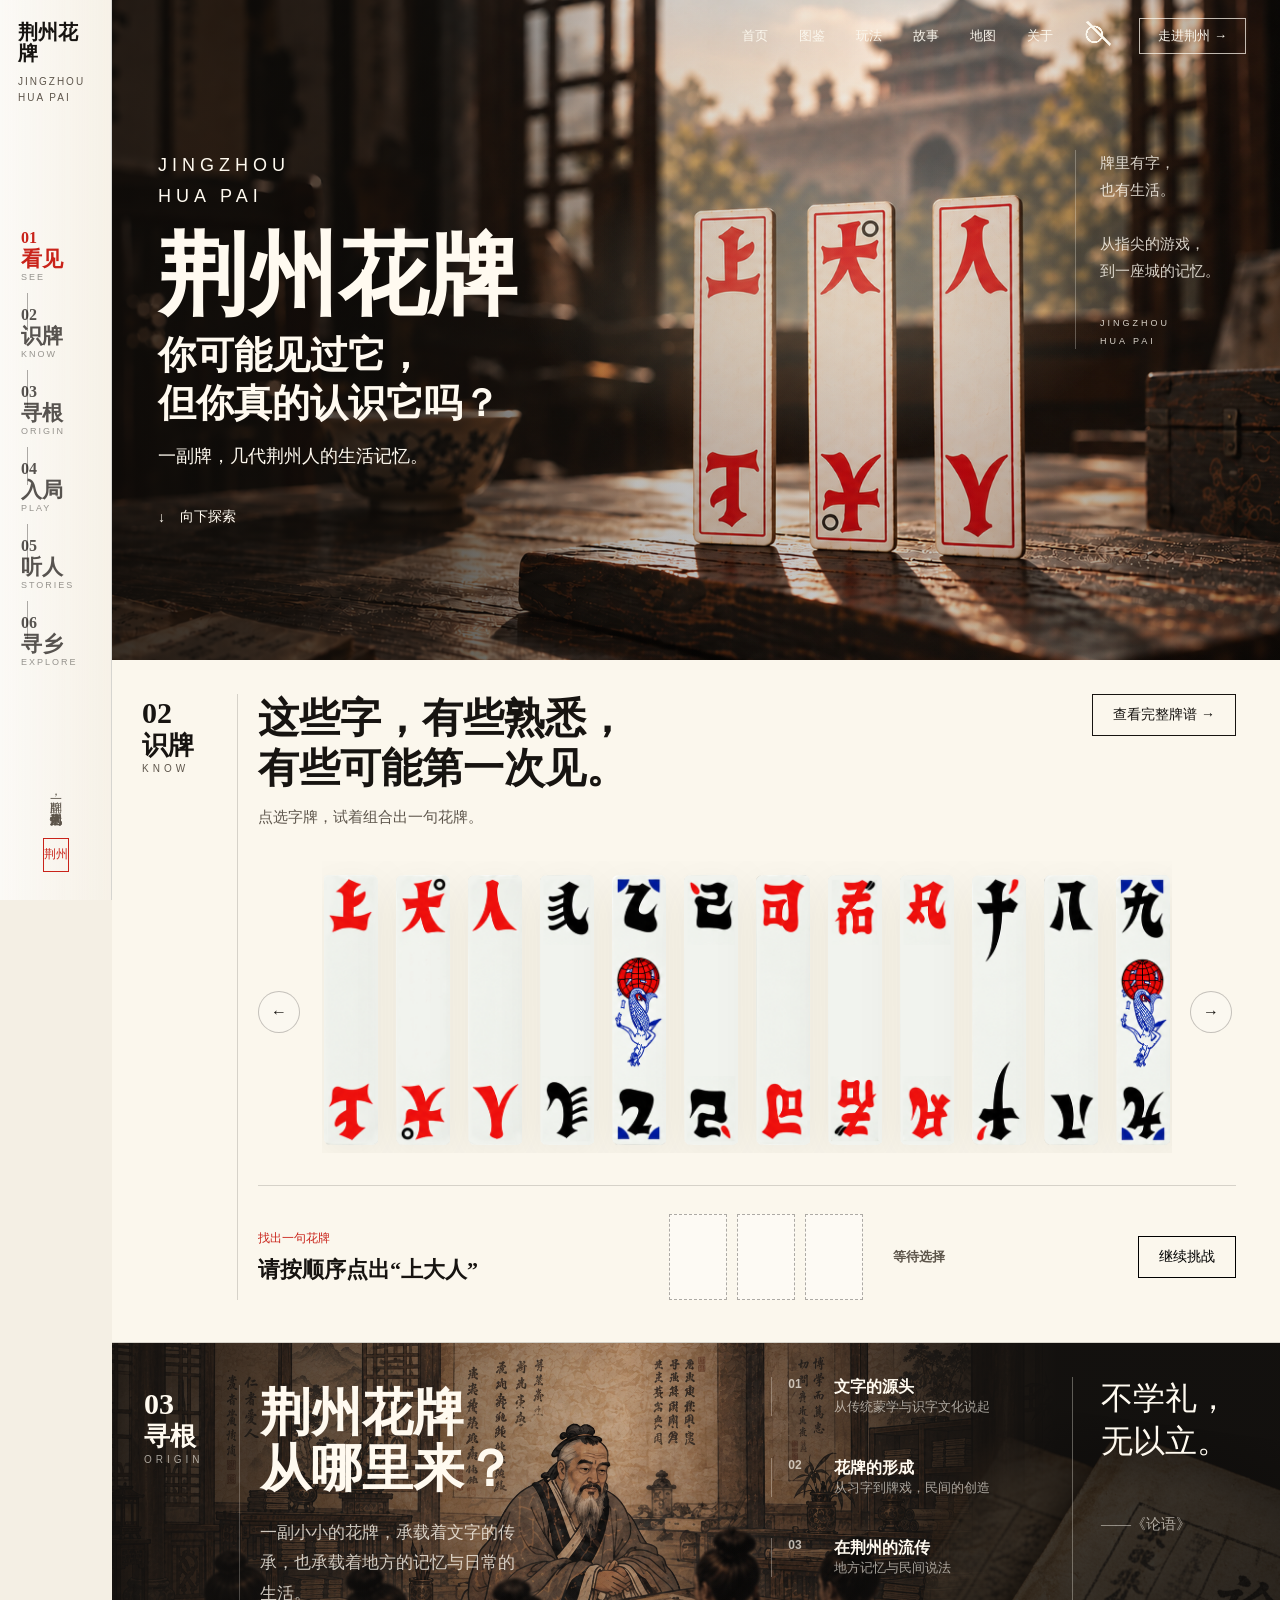
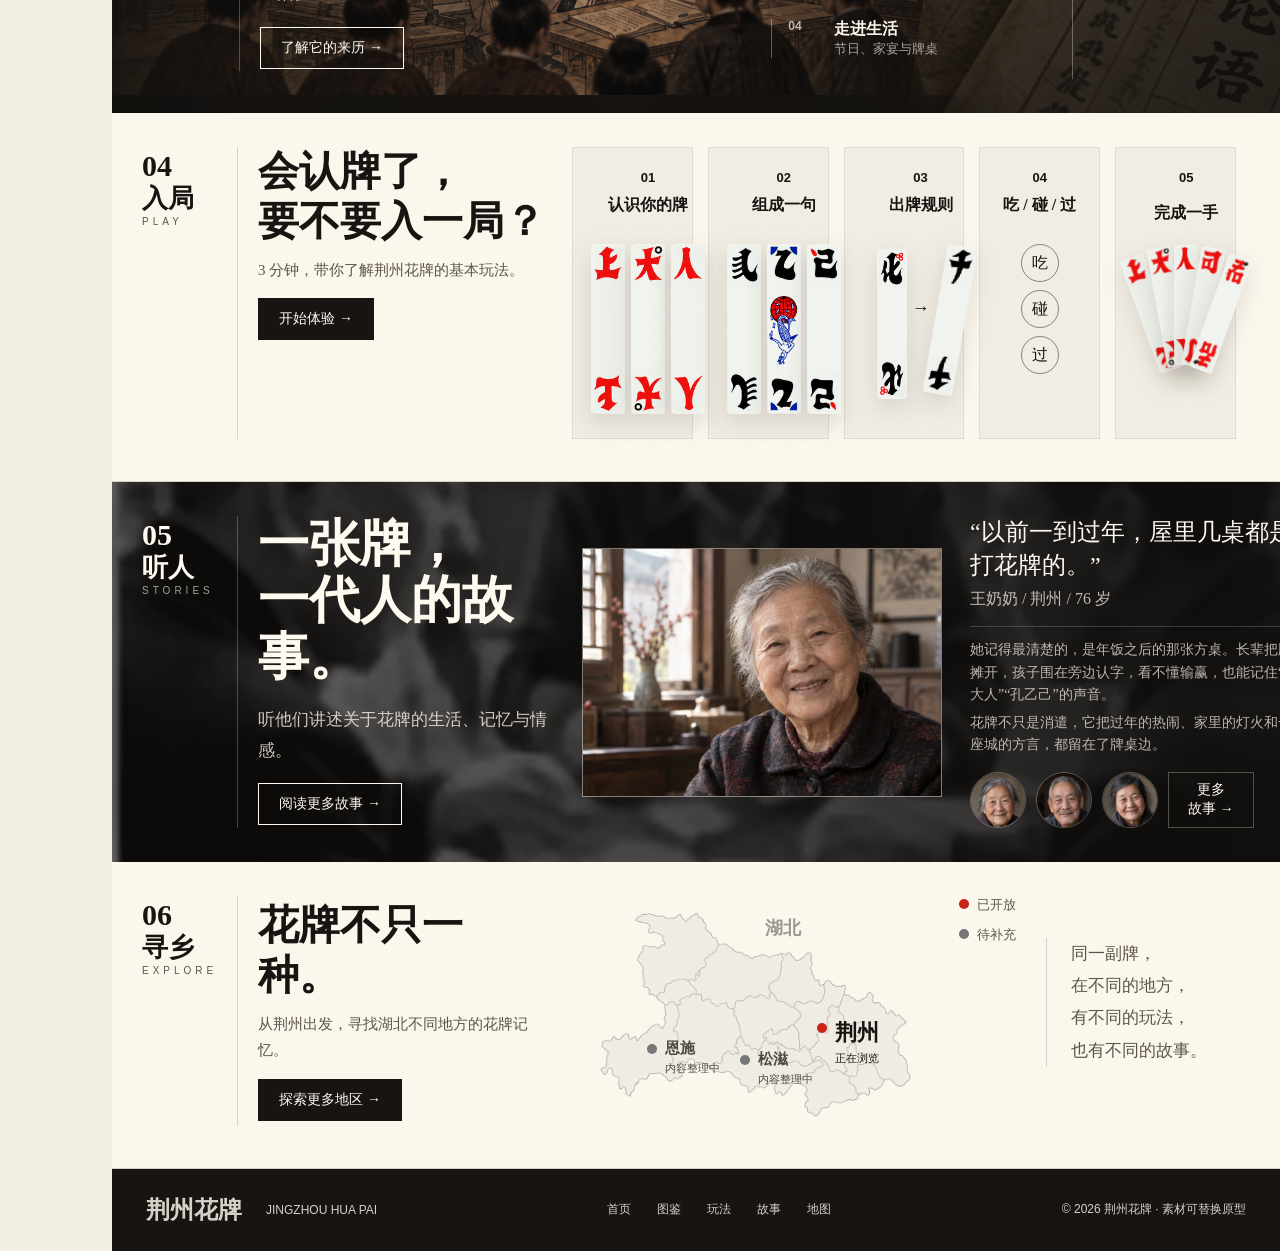
<file: index.html>
<!doctype html>
<html lang="zh-CN">
  <head>
    <meta charset="utf-8" />
    <meta name="viewport" content="width=device-width, initial-scale=1" />
    <title>荆州花牌文化网站</title>
    <meta
      name="description"
      content="荆州花牌文化网站首页：看见、识牌、寻根、入局、听人、寻乡。"
    />
    <link
      rel="icon"
      type="image/svg+xml"
      href="data:image/svg+xml,%3Csvg xmlns='http://www.w3.org/2000/svg' viewBox='0 0 64 64'%3E%3Crect width='64' height='64' rx='10' fill='%23f4efe4'/%3E%3Cpath d='M32 9c9 8 12 16 12 24 0 12-8 20-12 22-4-2-12-10-12-22 0-8 3-16 12-24Z' fill='%23b82319'/%3E%3Cpath d='M26 27h12M32 18v30' stroke='%23fdf8ed' stroke-width='4' stroke-linecap='round'/%3E%3C/svg%3E"
    />
    <link rel="stylesheet" href="./styles.css" />
  </head>
  <body>
    <aside class="side-rail" aria-label="章节导航">
      <a class="side-brand" href="#see" aria-label="返回首页">
        <strong>荆州花牌</strong>
        <span>JINGZHOU<br />HUA PAI</span>
      </a>
      <nav class="chapter-nav">
        <a href="#see" data-section="see"><b>01</b><span>看见</span><em>SEE</em></a>
        <a href="#cards" data-section="cards"><b>02</b><span>识牌</span><em>KNOW</em></a>
        <a href="#roots" data-section="roots"><b>03</b><span>寻根</span><em>ORIGIN</em></a>
        <a href="#play" data-section="play"><b>04</b><span>入局</span><em>PLAY</em></a>
        <a href="#voices" data-section="voices"><b>05</b><span>听人</span><em>STORIES</em></a>
        <a href="#places" data-section="places"><b>06</b><span>寻乡</span><em>EXPLORE</em></a>
      </nav>
      <p class="rail-note">一副牌，几代荆州人的生活记忆。</p>
      <span class="seal">荆州</span>
    </aside>

    <div class="site-shell">
      <header class="topbar" aria-label="顶部导航">
        <nav aria-label="主导航">
          <a href="#see">首页</a>
          <a href="#cards">图鉴</a>
          <a href="#play">玩法</a>
          <a href="#voices">故事</a>
          <a href="#places">地图</a>
          <a href="#roots">关于</a>
        </nav>
        <button class="search-button" type="button" aria-label="搜索"></button>
        <a class="visit-button" href="#places">走进荆州 →</a>
      </header>

      <main>
        <section class="hero panel-dark" id="see" data-observe>
          <img class="hero-bg" src="./assets/images/hero-bg-3.png" alt="木桌上的荆州花牌场景" />
          <div class="hero-shade"></div>
          <div class="hero-copy">
            <p class="eyebrow">JINGZHOU<br />HUA PAI</p>
            <h1>荆州花牌</h1>
            <h2>你可能见过它，<br />但你真的认识它吗？</h2>
            <p>一副牌，几代荆州人的生活记忆。</p>
            <a class="round-link" href="#cards" aria-label="向下探索">↓ <span>向下探索</span></a>
          </div>
          <aside class="hero-note">
            <p>牌里有字，<br />也有生活。</p>
            <p>从指尖的游戏，<br />到一座城的记忆。</p>
            <span>JINGZHOU<br />HUA PAI</span>
          </aside>
        </section>

        <section class="section cards-section" id="cards" data-observe>
          <div class="section-index">
            <b>02</b><span>识牌</span><em>KNOW</em>
          </div>
          <div class="section-content">
            <div class="heading-row">
              <div>
                <h2>这些字，有些熟悉，<br />有些可能第一次见。</h2>
                <p>点选字牌，试着组合出一句花牌。</p>
              </div>
              <a class="outline-button" href="#play">查看完整牌谱 →</a>
            </div>
            <div class="card-browser-wrap">
              <button class="circle-control" type="button" id="cardPrev" aria-label="向左浏览">←</button>
              <div class="card-browser" aria-label="字牌浏览">
                <div class="card-track" id="cardTrack"></div>
              </div>
              <button class="circle-control" type="button" id="cardNext" aria-label="向右浏览">→</button>
            </div>
            <div class="phrase-lab">
              <div>
                <p class="mini-label">找出一句花牌</p>
                <h3 id="challengeTitle">请按顺序点出“上大人”</h3>
              </div>
              <div class="phrase-slots" id="phraseSlots" aria-live="polite">
                <span></span><span></span><span></span>
              </div>
              <strong id="challengeResult">等待选择</strong>
              <button class="text-button" id="nextChallenge" type="button">继续挑战</button>
            </div>
          </div>
        </section>

        <section class="origin-section panel-dark" id="roots" data-observe>
          <img class="origin-bg" src="./assets/images/origin-kongzi-panorama.png" alt="孔子讲学插画资料" />
          <img class="origin-book" src="./assets/images/origin-lunyu-book.png" alt="《论语》古籍书页" />
          <div class="origin-copy">
            <div class="section-index light">
              <b>03</b><span>寻根</span><em>ORIGIN</em>
            </div>
            <div>
              <h2>荆州花牌<br />从哪里来？</h2>
              <p>一副小小的花牌，承载着文字的传承，也承载着地方的记忆与日常的生活。</p>
              <a class="outline-light" href="./origin.html">了解它的来历 →</a>
            </div>
          </div>
          <div class="origin-list">
            <ol>
              <li><a href="./origin.html#origin-source"><b>01</b><span>文字的源头</span><small>从传统蒙学与识字文化说起</small></a></li>
              <li><a href="./origin.html#origin-formation"><b>02</b><span>花牌的形成</span><small>从习字到牌戏，民间的创造</small></a></li>
              <li><a href="./origin.html#origin-jingzhou"><b>03</b><span>在荆州的流传</span><small>地方记忆与民间说法</small></a></li>
              <li><a href="./origin.html#origin-life"><b>04</b><span>走进生活</span><small>节日、家宴与牌桌</small></a></li>
            </ol>
            <blockquote>不学礼，<br />无以立。<small>——《论语》</small></blockquote>
          </div>
        </section>

        <section class="section play-section" id="play" data-observe>
          <div class="section-index">
            <b>04</b><span>入局</span><em>PLAY</em>
          </div>
          <div class="section-content play-content">
            <div class="play-intro">
              <h2><span>会认牌了，</span><span>要不要入一局？</span></h2>
              <p>3 分钟，带你了解荆州花牌的基本玩法。</p>
              <a class="dark-button" href="./play-experience.html">开始体验 →</a>
            </div>
            <div class="rule-cards" id="ruleCards" aria-label="玩法步骤"></div>
          </div>
        </section>

        <section class="voices-section panel-dark" id="voices" data-observe>
          <img class="voices-bg" src="./assets/images/card-table.jpg" alt="围桌打花牌的场景" />
          <div class="voices-copy">
            <div class="section-index light">
              <b>05</b><span>听人</span><em>STORIES</em>
            </div>
            <div>
              <h2>一张牌，<br />一代人的故事。</h2>
              <p>听他们讲述关于花牌的生活、记忆与情感。</p>
              <a class="outline-light" href="./stories.html">阅读更多故事 →</a>
            </div>
          </div>
          <article class="story-feature">
            <figure class="story-cover">
              <img src="./assets/images/story-wang-nainai-placeholder.png" alt="王奶奶人物口述占位肖像" />
            </figure>
            <div class="story-text">
              <blockquote>“以前一到过年，屋里几桌都是打花牌的。”</blockquote>
              <p>王奶奶 / 荆州 / 76 岁</p>
              <div class="story-body">
                <p>她记得最清楚的，是年饭之后的那张方桌。长辈把牌摊开，孩子围在旁边认字，看不懂输赢，也能记住“上大人”“孔乙己”的声音。</p>
                <p>花牌不只是消遣，它把过年的热闹、家里的灯火和一座城的方言，都留在了牌桌边。</p>
              </div>
              <div class="story-avatars" aria-label="人物故事列表">
                <img src="./assets/images/hubei-elder-avatar-02.jpg" alt="人物故事头像二" />
                <img src="./assets/images/hubei-elder-avatar-03.jpg" alt="人物故事头像三" />
                <img src="./assets/images/hubei-elder-avatar-04.jpg" alt="人物故事头像四" />
                <a href="./stories.html">更多<br />故事 →</a>
              </div>
            </div>
          </article>
        </section>

        <section class="section places-section" id="places" data-observe>
          <div class="section-index">
            <b>06</b><span>寻乡</span><em>EXPLORE</em>
          </div>
          <div class="section-content place-layout">
            <div class="place-copy">
              <h2>花牌不只一种。</h2>
              <p>从荆州出发，寻找湖北不同地方的花牌记忆。</p>
              <a class="dark-button" href="./places.html">探索更多地区 →</a>
            </div>
            <div class="map-panel" aria-label="湖北花牌地区状态">
              <div class="map-shape">
                <img class="hubei-outline map-art" src="./assets/images/hubei-map-outline.png" alt="湖北省轮廓地图" />
                <span class="pin enshi">恩施<small>内容整理中</small></span>
                <span class="pin songzi">松滋<small>内容整理中</small></span>
                <span class="pin jingzhou">荆州<small>正在浏览</small></span>
                <b>湖北</b>
              </div>
              <ul class="legend">
                <li><span class="red-dot"></span>已开放</li>
                <li><span class="gray-dot"></span>待补充</li>
              </ul>
            </div>
            <p class="place-note">
              同一副牌，<br />在不同的地方，<br />有不同的玩法，<br />也有不同的故事。
            </p>
          </div>
        </section>
      </main>

      <footer class="footer">
        <strong>荆州花牌</strong>
        <span>JINGZHOU HUA PAI</span>
        <nav aria-label="页脚导航">
          <a href="#see">首页</a>
          <a href="#cards">图鉴</a>
          <a href="#play">玩法</a>
          <a href="#voices">故事</a>
          <a href="#places">地图</a>
        </nav>
        <p>© 2026 荆州花牌 · 素材可替换原型</p>
      </footer>
    </div>

    <script src="./script.js"></script>
  </body>
</html>
</file>
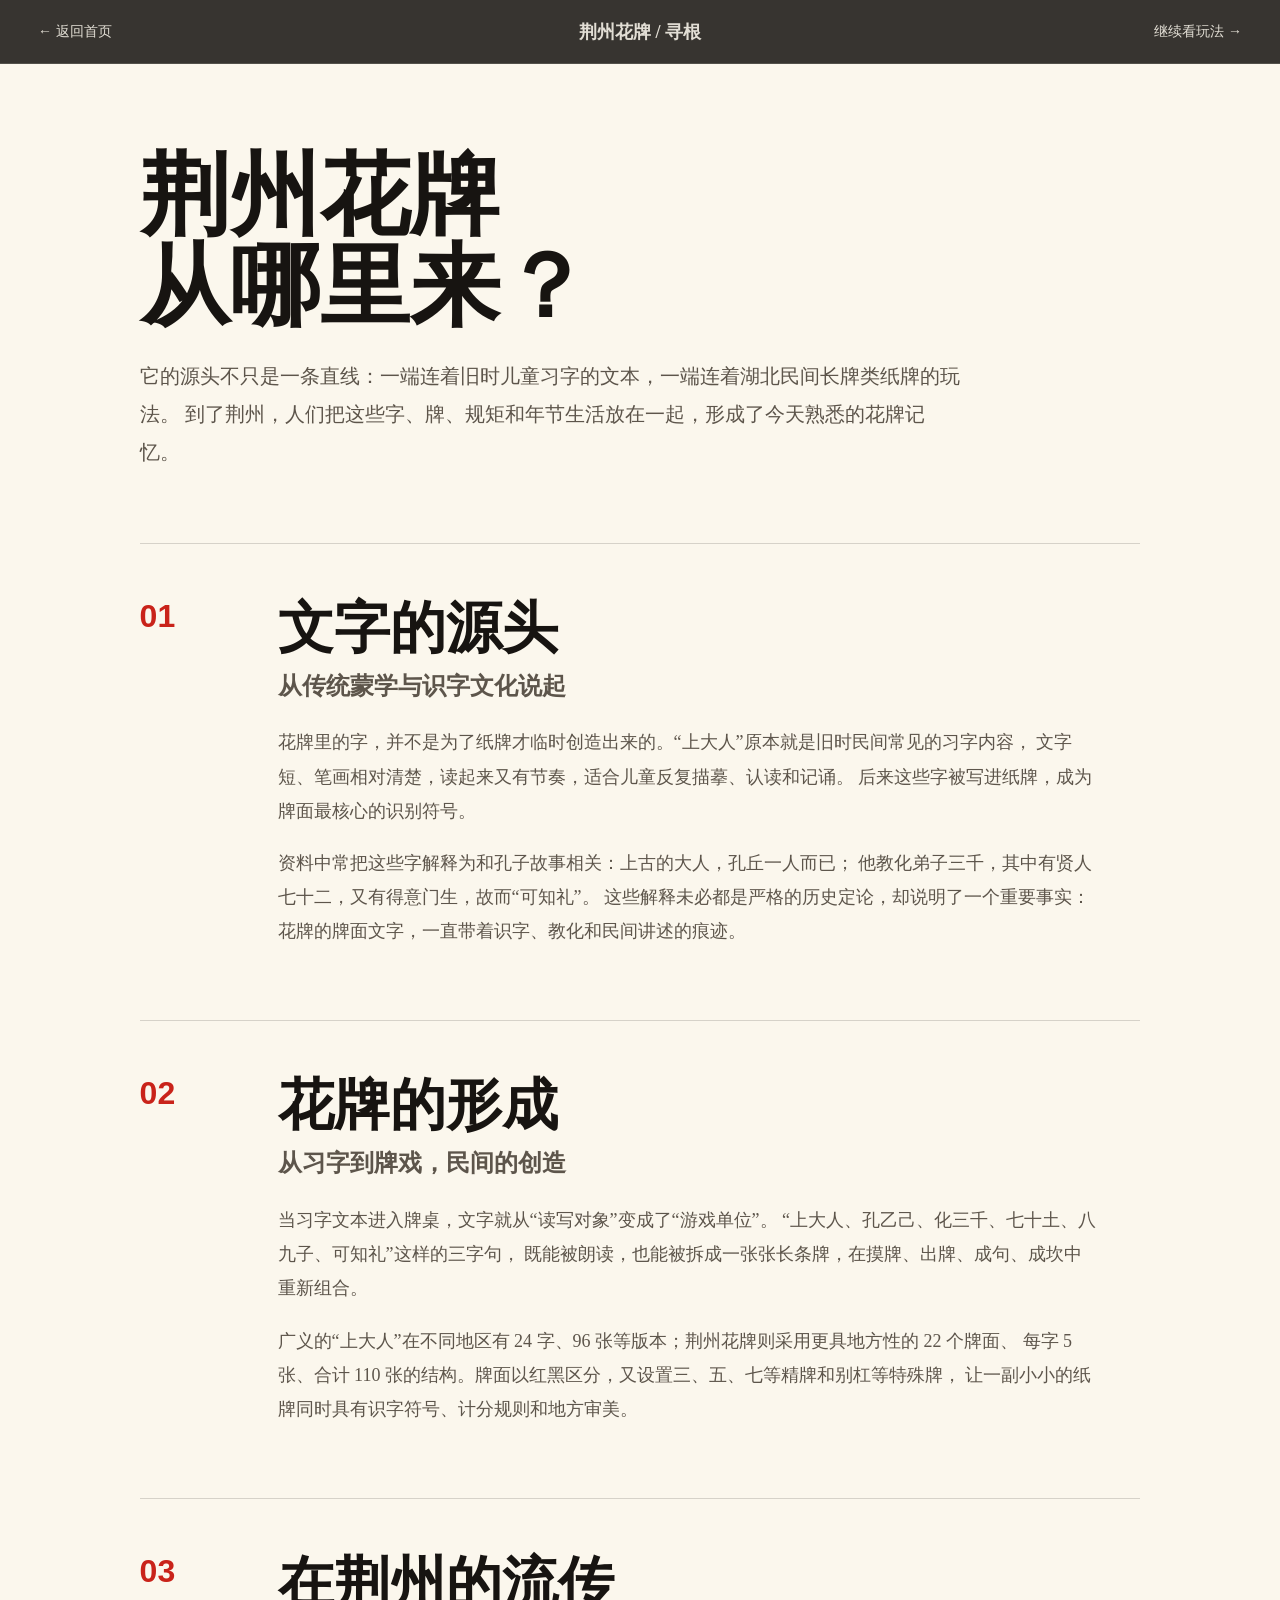
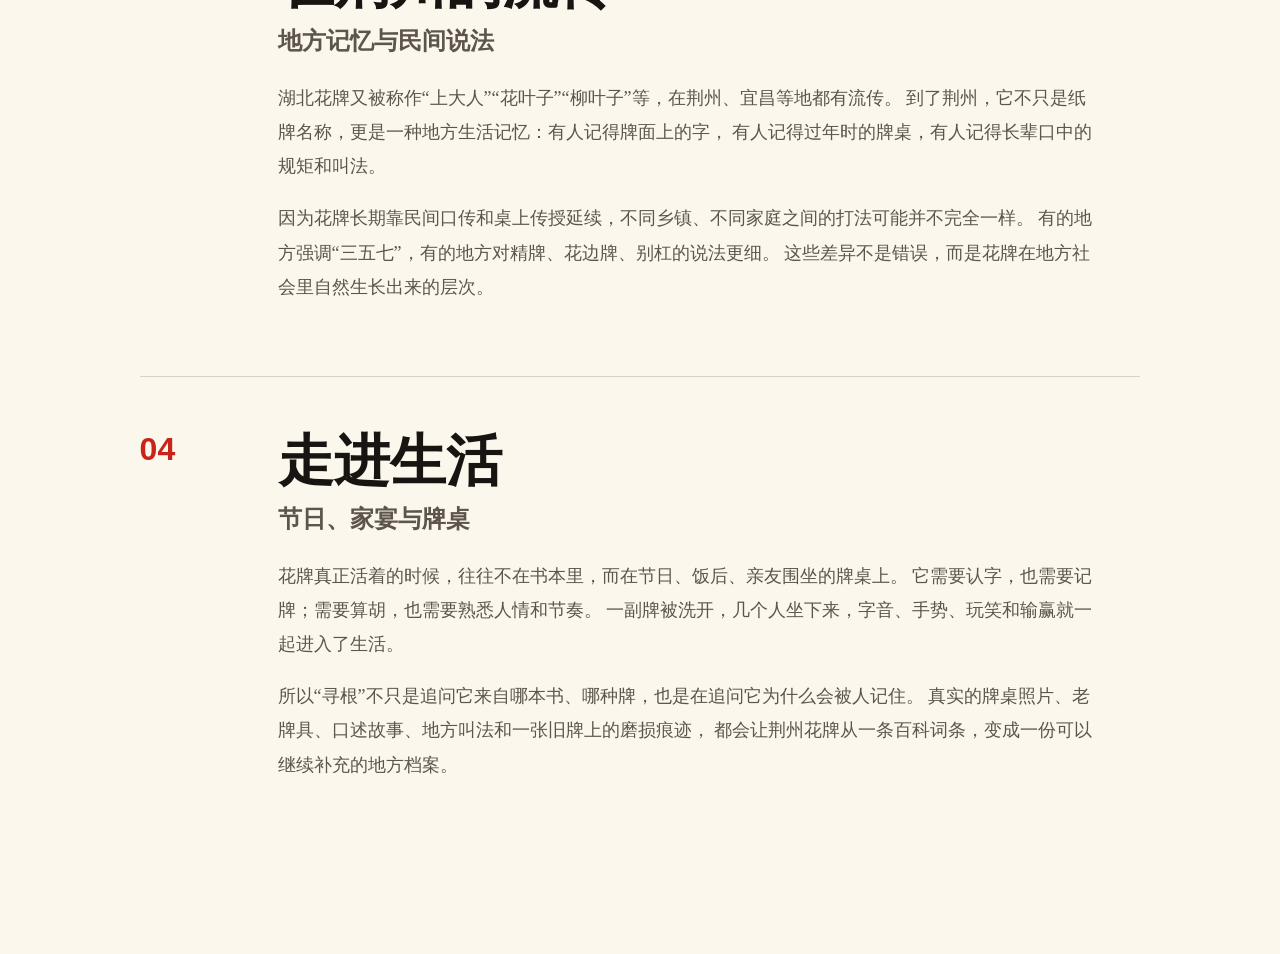
<file: origin.html>
<!doctype html>
<html lang="zh-CN">
  <head>
    <meta charset="utf-8" />
    <meta name="viewport" content="width=device-width, initial-scale=1" />
    <title>荆州花牌从哪里来？</title>
    <meta
      name="description"
      content="荆州花牌源流资料页：文字的源头、花牌的形成、在荆州的流传、走进生活。"
    />
    <link
      rel="icon"
      type="image/svg+xml"
      href="data:image/svg+xml,%3Csvg xmlns='http://www.w3.org/2000/svg' viewBox='0 0 64 64'%3E%3Crect width='64' height='64' rx='10' fill='%23f4efe4'/%3E%3Cpath d='M32 9c9 8 12 16 12 24 0 12-8 20-12 22-4-2-12-10-12-22 0-8 3-16 12-24Z' fill='%23b82319'/%3E%3Cpath d='M26 27h12M32 18v30' stroke='%23fdf8ed' stroke-width='4' stroke-linecap='round'/%3E%3C/svg%3E"
    />
    <link rel="stylesheet" href="./styles.css" />
  </head>
  <body class="origin-page">
    <header class="detail-topbar">
      <a href="./index.html#roots">← 返回首页</a>
      <strong>荆州花牌 / 寻根</strong>
      <a href="./index.html#play">继续看玩法 →</a>
    </header>

    <main class="origin-simple">
      <section class="origin-simple-hero">
        <h1>荆州花牌<br />从哪里来？</h1>
        <p>
          它的源头不只是一条直线：一端连着旧时儿童习字的文本，一端连着湖北民间长牌类纸牌的玩法。
          到了荆州，人们把这些字、牌、规矩和年节生活放在一起，形成了今天熟悉的花牌记忆。
        </p>
      </section>

      <section class="origin-point" id="origin-source">
        <span>01</span>
        <div>
          <h2>文字的源头</h2>
          <h3>从传统蒙学与识字文化说起</h3>
          <p>
            花牌里的字，并不是为了纸牌才临时创造出来的。“上大人”原本就是旧时民间常见的习字内容，
            文字短、笔画相对清楚，读起来又有节奏，适合儿童反复描摹、认读和记诵。
            后来这些字被写进纸牌，成为牌面最核心的识别符号。
          </p>
          <p>
            资料中常把这些字解释为和孔子故事相关：上古的大人，孔丘一人而已；
            他教化弟子三千，其中有贤人七十二，又有得意门生，故而“可知礼”。
            这些解释未必都是严格的历史定论，却说明了一个重要事实：
            花牌的牌面文字，一直带着识字、教化和民间讲述的痕迹。
          </p>
        </div>
      </section>

      <section class="origin-point" id="origin-formation">
        <span>02</span>
        <div>
          <h2>花牌的形成</h2>
          <h3>从习字到牌戏，民间的创造</h3>
          <p>
            当习字文本进入牌桌，文字就从“读写对象”变成了“游戏单位”。
            “上大人、孔乙己、化三千、七十土、八九子、可知礼”这样的三字句，
            既能被朗读，也能被拆成一张张长条牌，在摸牌、出牌、成句、成坎中重新组合。
          </p>
          <p>
            广义的“上大人”在不同地区有 24 字、96 张等版本；荆州花牌则采用更具地方性的 22 个牌面、
            每字 5 张、合计 110 张的结构。牌面以红黑区分，又设置三、五、七等精牌和别杠等特殊牌，
            让一副小小的纸牌同时具有识字符号、计分规则和地方审美。
          </p>
        </div>
      </section>

      <section class="origin-point" id="origin-jingzhou">
        <span>03</span>
        <div>
          <h2>在荆州的流传</h2>
          <h3>地方记忆与民间说法</h3>
          <p>
            湖北花牌又被称作“上大人”“花叶子”“柳叶子”等，在荆州、宜昌等地都有流传。
            到了荆州，它不只是纸牌名称，更是一种地方生活记忆：有人记得牌面上的字，
            有人记得过年时的牌桌，有人记得长辈口中的规矩和叫法。
          </p>
          <p>
            因为花牌长期靠民间口传和桌上传授延续，不同乡镇、不同家庭之间的打法可能并不完全一样。
            有的地方强调“三五七”，有的地方对精牌、花边牌、别杠的说法更细。
            这些差异不是错误，而是花牌在地方社会里自然生长出来的层次。
          </p>
        </div>
      </section>

      <section class="origin-point" id="origin-life">
        <span>04</span>
        <div>
          <h2>走进生活</h2>
          <h3>节日、家宴与牌桌</h3>
          <p>
            花牌真正活着的时候，往往不在书本里，而在节日、饭后、亲友围坐的牌桌上。
            它需要认字，也需要记牌；需要算胡，也需要熟悉人情和节奏。
            一副牌被洗开，几个人坐下来，字音、手势、玩笑和输赢就一起进入了生活。
          </p>
          <p>
            所以“寻根”不只是追问它来自哪本书、哪种牌，也是在追问它为什么会被人记住。
            真实的牌桌照片、老牌具、口述故事、地方叫法和一张旧牌上的磨损痕迹，
            都会让荆州花牌从一条百科词条，变成一份可以继续补充的地方档案。
          </p>
        </div>
      </section>
    </main>
  </body>
</html>
</file>
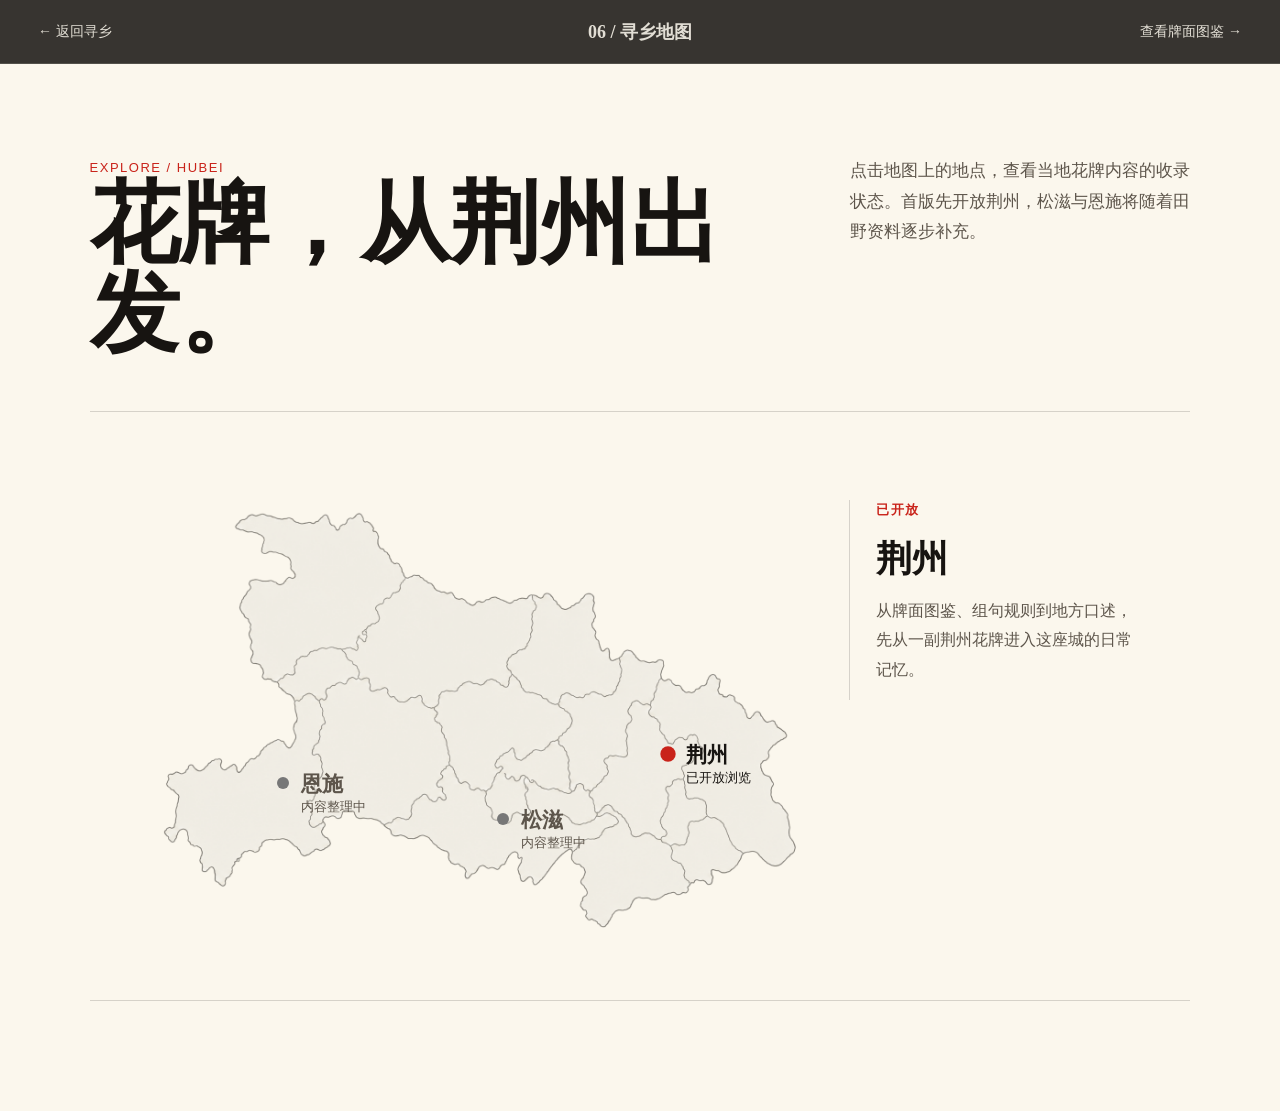
<file: places.html>
<!doctype html>
<html lang="zh-CN">
  <head>
    <meta charset="utf-8" />
    <meta name="viewport" content="width=device-width, initial-scale=1" />
    <title>寻乡地图｜荆州花牌</title>
    <meta name="description" content="湖北花牌的地方记忆地图。" />
    <link rel="stylesheet" href="./styles.css" />
  </head>
  <body class="map-explore-page">
    <header class="detail-topbar">
      <a href="./index.html#places">← 返回寻乡</a>
      <strong>06 / 寻乡地图</strong>
      <a href="./index.html#cards">查看牌面图鉴 →</a>
    </header>

    <main class="map-explore">
      <section class="map-explore-header">
        <div>
          <p>EXPLORE / HUBEI</p>
          <h1>花牌，从荆州出发。</h1>
        </div>
        <p>点击地图上的地点，查看当地花牌内容的收录状态。首版先开放荆州，松滋与恩施将随着田野资料逐步补充。</p>
      </section>

      <section class="large-map-stage" aria-label="湖北花牌地区地图">
        <img class="hubei-outline map-art" src="./assets/images/hubei-map-outline.png" alt="湖北省轮廓地图" />

        <button class="region-pin region-enshi" type="button" data-region="enshi" aria-pressed="false"><strong>恩施</strong><span>内容整理中</span></button>
        <button class="region-pin region-songzi" type="button" data-region="songzi" aria-pressed="false"><strong>松滋</strong><span>内容整理中</span></button>
        <button class="region-pin region-jingzhou is-active" type="button" data-region="jingzhou" aria-pressed="true"><strong>荆州</strong><span>已开放浏览</span></button>

        <aside class="map-detail" id="mapDetail" aria-live="polite">
          <b>已开放</b>
          <h2>荆州</h2>
          <p>从牌面图鉴、组句规则到地方口述，先从一副荆州花牌进入这座城的日常记忆。</p>
        </aside>
      </section>
    </main>

    <script src="./places.js"></script>
  </body>
</html>
</file>
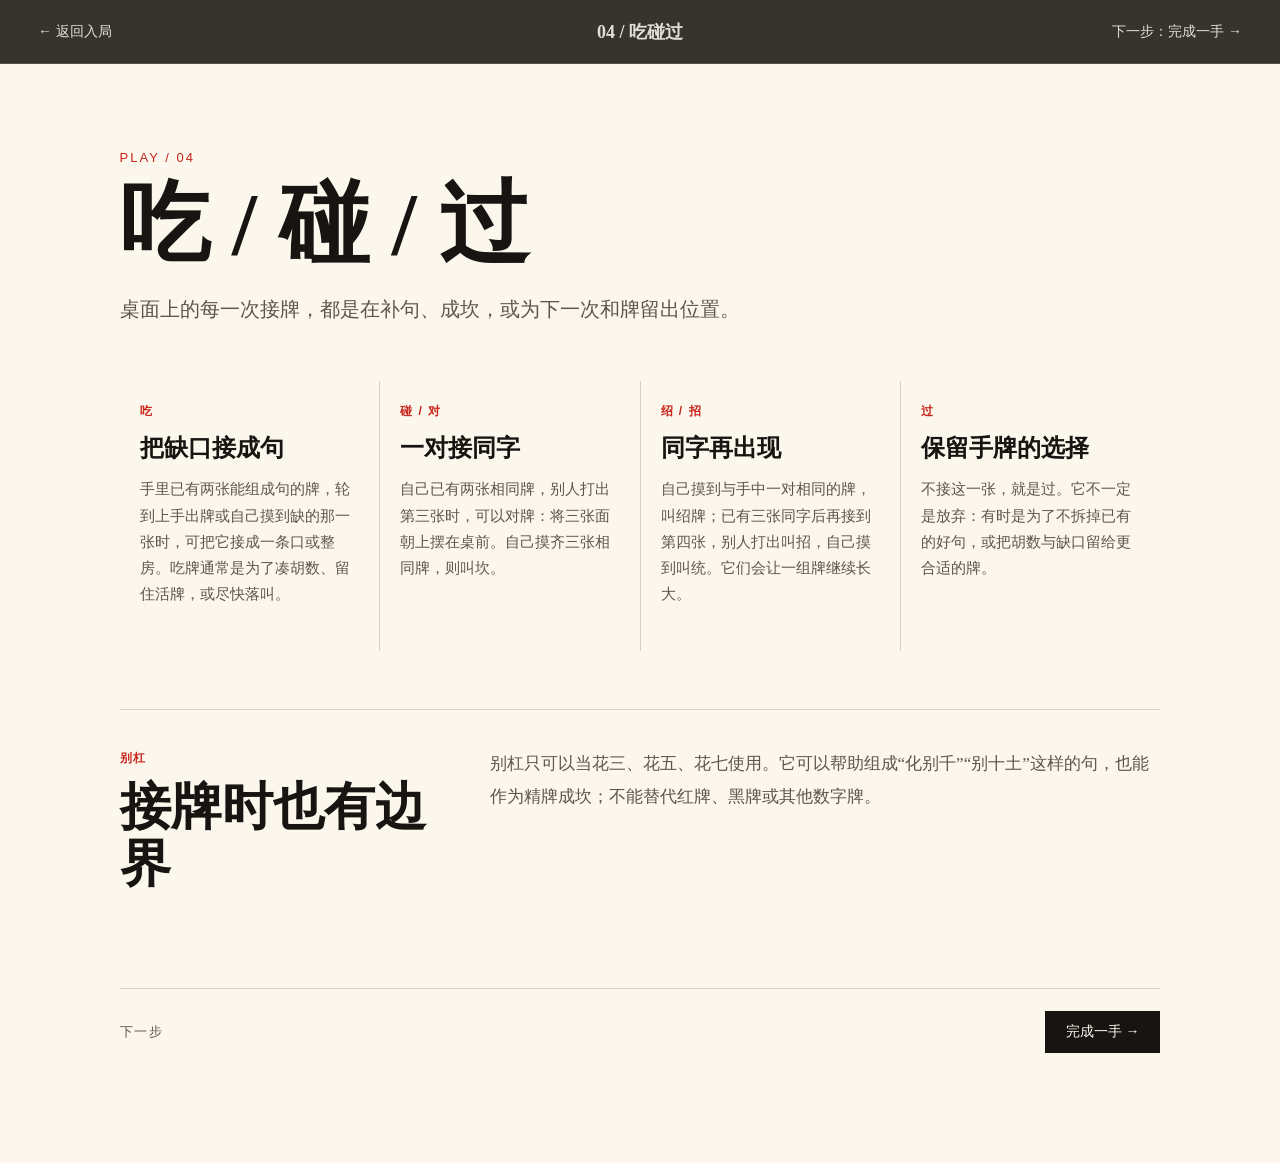
<file: play-actions.html>
<!doctype html>
<html lang="zh-CN">
  <head>
    <meta charset="utf-8" />
    <meta name="viewport" content="width=device-width, initial-scale=1" />
    <title>吃碰过</title>
    <link rel="stylesheet" href="./styles.css" />
  </head>
  <body class="play-detail-page">
    <header class="detail-topbar">
      <a href="./index.html#play">← 返回入局</a>
      <strong>04 / 吃碰过</strong>
      <a href="./play-experience.html">下一步：完成一手 →</a>
    </header>
    <main class="play-detail rule-guide">
      <section class="play-detail-hero">
        <p>PLAY / 04</p>
        <h1>吃 / 碰 / 过</h1>
        <span>桌面上的每一次接牌，都是在补句、成坎，或为下一次和牌留出位置。</span>
      </section>
      <section class="action-guide">
        <article><b>吃</b><h2>把缺口接成句</h2><p>手里已有两张能组成句的牌，轮到上手出牌或自己摸到缺的那一张时，可把它接成一条口或整房。吃牌通常是为了凑胡数、留住活牌，或尽快落叫。</p></article>
        <article><b>碰 / 对</b><h2>一对接同字</h2><p>自己已有两张相同牌，别人打出第三张时，可以对牌：将三张面朝上摆在桌前。自己摸齐三张相同牌，则叫坎。</p></article>
        <article><b>绍 / 招</b><h2>同字再出现</h2><p>自己摸到与手中一对相同的牌，叫绍牌；已有三张同字后再接到第四张，别人打出叫招，自己摸到叫统。它们会让一组牌继续长大。</p></article>
        <article><b>过</b><h2>保留手牌的选择</h2><p>不接这一张，就是过。它不一定是放弃：有时是为了不拆掉已有的好句，或把胡数与缺口留给更合适的牌。</p></article>
      </section>
      <section class="rule-block action-note"><div class="rule-block-title"><b>别杠</b><h2>接牌时也有边界</h2></div><div class="rule-block-content"><p>别杠只可以当花三、花五、花七使用。它可以帮助组成“化别千”“别十土”这样的句，也能作为精牌成坎；不能替代红牌、黑牌或其他数字牌。</p></div></section>
      <section class="detail-next-step">
        <span>下一步</span>
        <a class="dark-button" href="./play-experience.html">完成一手 →</a>
      </section>
    </main>
  </body>
</html>
</file>
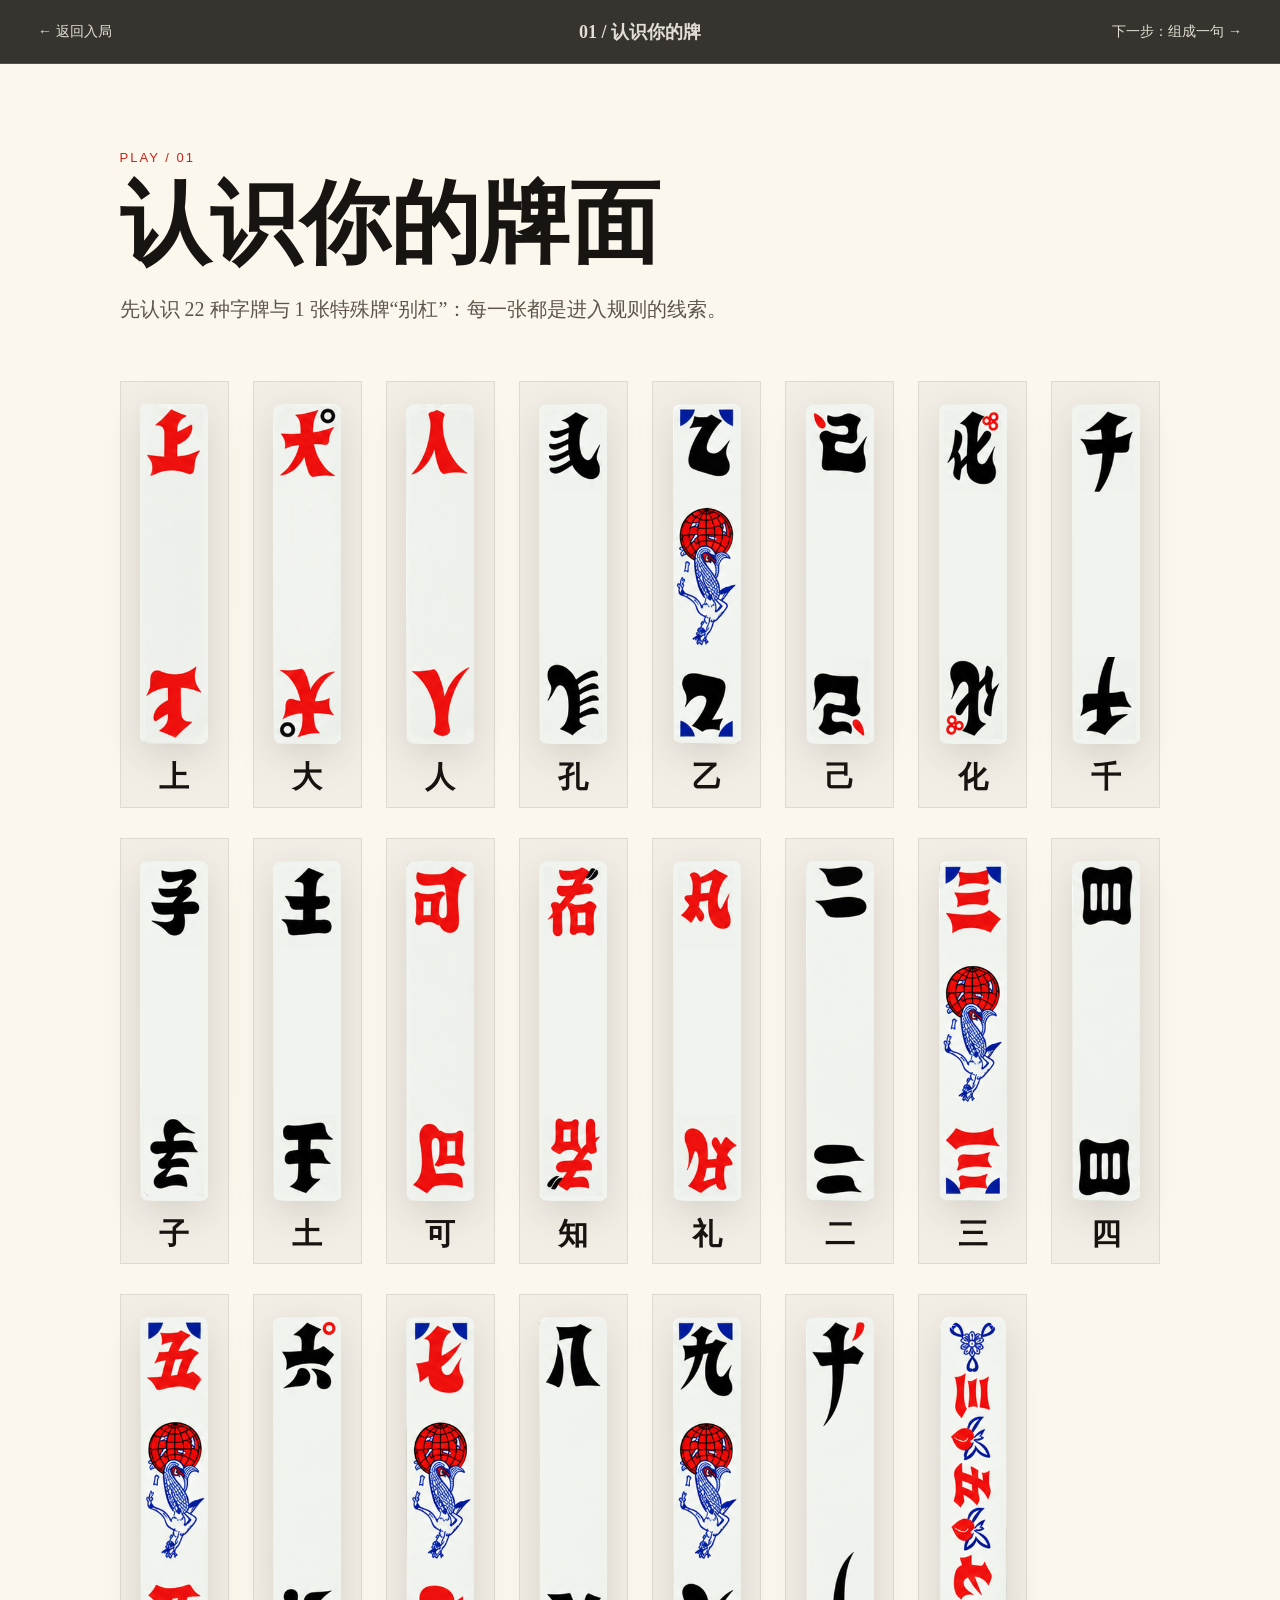
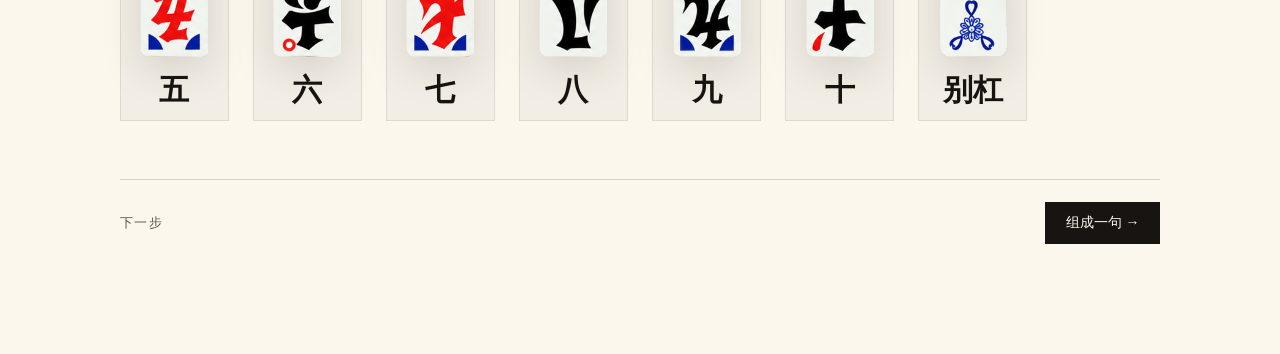
<file: play-cards.html>
<!doctype html>
<html lang="zh-CN">
  <head>
    <meta charset="utf-8" />
    <meta name="viewport" content="width=device-width, initial-scale=1" />
    <title>认识你的牌面</title>
    <meta name="description" content="荆州花牌 22 种字牌与 1 张别杠图鉴。" />
    <link rel="stylesheet" href="./styles.css" />
  </head>
  <body class="play-detail-page">
    <header class="detail-topbar">
      <a href="./index.html#play">← 返回入局</a>
      <strong>01 / 认识你的牌</strong>
      <a href="./play-phrases.html">下一步：组成一句 →</a>
    </header>

    <main class="play-detail">
      <section class="play-detail-hero">
        <p>PLAY / 01</p>
        <h1>认识你的牌面</h1>
        <span>先认识 22 种字牌与 1 张特殊牌“别杠”：每一张都是进入规则的线索。</span>
      </section>

      <section class="card-gallery" aria-label="22 种字牌与别杠牌面">
        <figure><img src="./assets/cards/01-上.png" alt="上" /><figcaption>上</figcaption></figure>
        <figure><img src="./assets/cards/02-大.png" alt="大" /><figcaption>大</figcaption></figure>
        <figure><img src="./assets/cards/03-人.png" alt="人" /><figcaption>人</figcaption></figure>
        <figure><img src="./assets/cards/04-孔.png" alt="孔" /><figcaption>孔</figcaption></figure>
        <figure><img src="./assets/cards/05-乙.png" alt="乙" /><figcaption>乙</figcaption></figure>
        <figure><img src="./assets/cards/06-已.png" alt="己" /><figcaption>己</figcaption></figure>
        <figure><img src="./assets/cards/07-化.png" alt="化" /><figcaption>化</figcaption></figure>
        <figure><img src="./assets/cards/08-千.png" alt="千" /><figcaption>千</figcaption></figure>
        <figure><img src="./assets/cards/09-子.png" alt="子" /><figcaption>子</figcaption></figure>
        <figure><img src="./assets/cards/10-土.png" alt="土" /><figcaption>土</figcaption></figure>
        <figure><img src="./assets/cards/11-可.png" alt="可" /><figcaption>可</figcaption></figure>
        <figure><img src="./assets/cards/12-知.png" alt="知" /><figcaption>知</figcaption></figure>
        <figure><img src="./assets/cards/13-礼.png" alt="礼" /><figcaption>礼</figcaption></figure>
        <figure><img src="./assets/cards/14-二.png" alt="二" /><figcaption>二</figcaption></figure>
        <figure><img src="./assets/cards/15-三.png" alt="三" /><figcaption>三</figcaption></figure>
        <figure><img src="./assets/cards/16-四.png" alt="四" /><figcaption>四</figcaption></figure>
        <figure><img src="./assets/cards/17-五.png" alt="五" /><figcaption>五</figcaption></figure>
        <figure><img src="./assets/cards/18-六.png" alt="六" /><figcaption>六</figcaption></figure>
        <figure><img src="./assets/cards/19-七.png" alt="七" /><figcaption>七</figcaption></figure>
        <figure><img src="./assets/cards/20-八.png" alt="八" /><figcaption>八</figcaption></figure>
        <figure><img src="./assets/cards/21-九.png" alt="九" /><figcaption>九</figcaption></figure>
        <figure><img src="./assets/cards/22-十.png" alt="十" /><figcaption>十</figcaption></figure>
        <figure><img src="./assets/cards/23-别杠.png" alt="别杠" /><figcaption>别杠</figcaption></figure>
      </section>
      <section class="detail-next-step">
        <span>下一步</span>
        <a class="dark-button" href="./play-phrases.html">组成一句 →</a>
      </section>
    </main>
  </body>
</html>
</file>
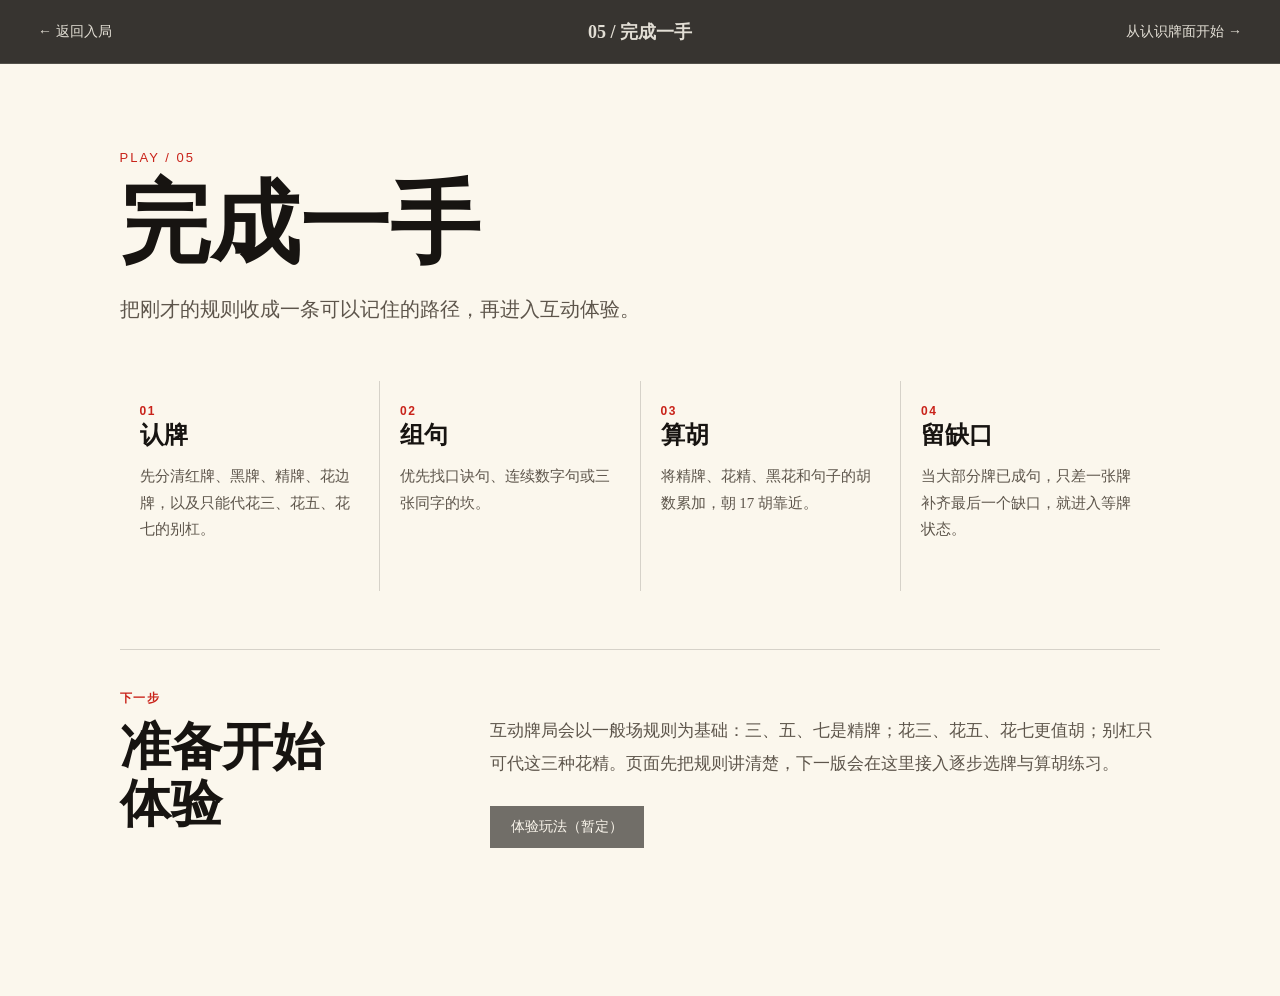
<file: play-experience.html>
<!doctype html>
<html lang="zh-CN">
  <head>
    <meta charset="utf-8" />
    <meta name="viewport" content="width=device-width, initial-scale=1" />
    <title>开始体验</title>
    <link rel="stylesheet" href="./styles.css" />
  </head>
  <body class="play-detail-page">
    <header class="detail-topbar">
      <a href="./index.html#play">← 返回入局</a>
      <strong>05 / 完成一手</strong>
      <a href="./play-cards.html">从认识牌面开始 →</a>
    </header>
    <main class="play-detail rule-guide">
      <section class="play-detail-hero">
        <p>PLAY / 05</p>
        <h1>完成一手</h1>
        <span>把刚才的规则收成一条可以记住的路径，再进入互动体验。</span>
      </section>
      <section class="experience-path">
        <article><b>01</b><h2>认牌</h2><p>先分清红牌、黑牌、精牌、花边牌，以及只能代花三、花五、花七的别杠。</p></article>
        <article><b>02</b><h2>组句</h2><p>优先找口诀句、连续数字句或三张同字的坎。</p></article>
        <article><b>03</b><h2>算胡</h2><p>将精牌、花精、黑花和句子的胡数累加，朝 17 胡靠近。</p></article>
        <article><b>04</b><h2>留缺口</h2><p>当大部分牌已成句，只差一张牌补齐最后一个缺口，就进入等牌状态。</p></article>
      </section>
      <section class="rule-block experience-launch"><div class="rule-block-title"><b>下一步</b><h2>准备开始<br />体验</h2></div><div class="rule-block-content"><p>互动牌局会以一般场规则为基础：三、五、七是精牌；花三、花五、花七更值胡；别杠只可代这三种花精。页面先把规则讲清楚，下一版会在这里接入逐步选牌与算胡练习。</p><span class="dark-button pending-button">体验玩法（暂定）</span></div></section>
    </main>
  </body>
</html>
</file>
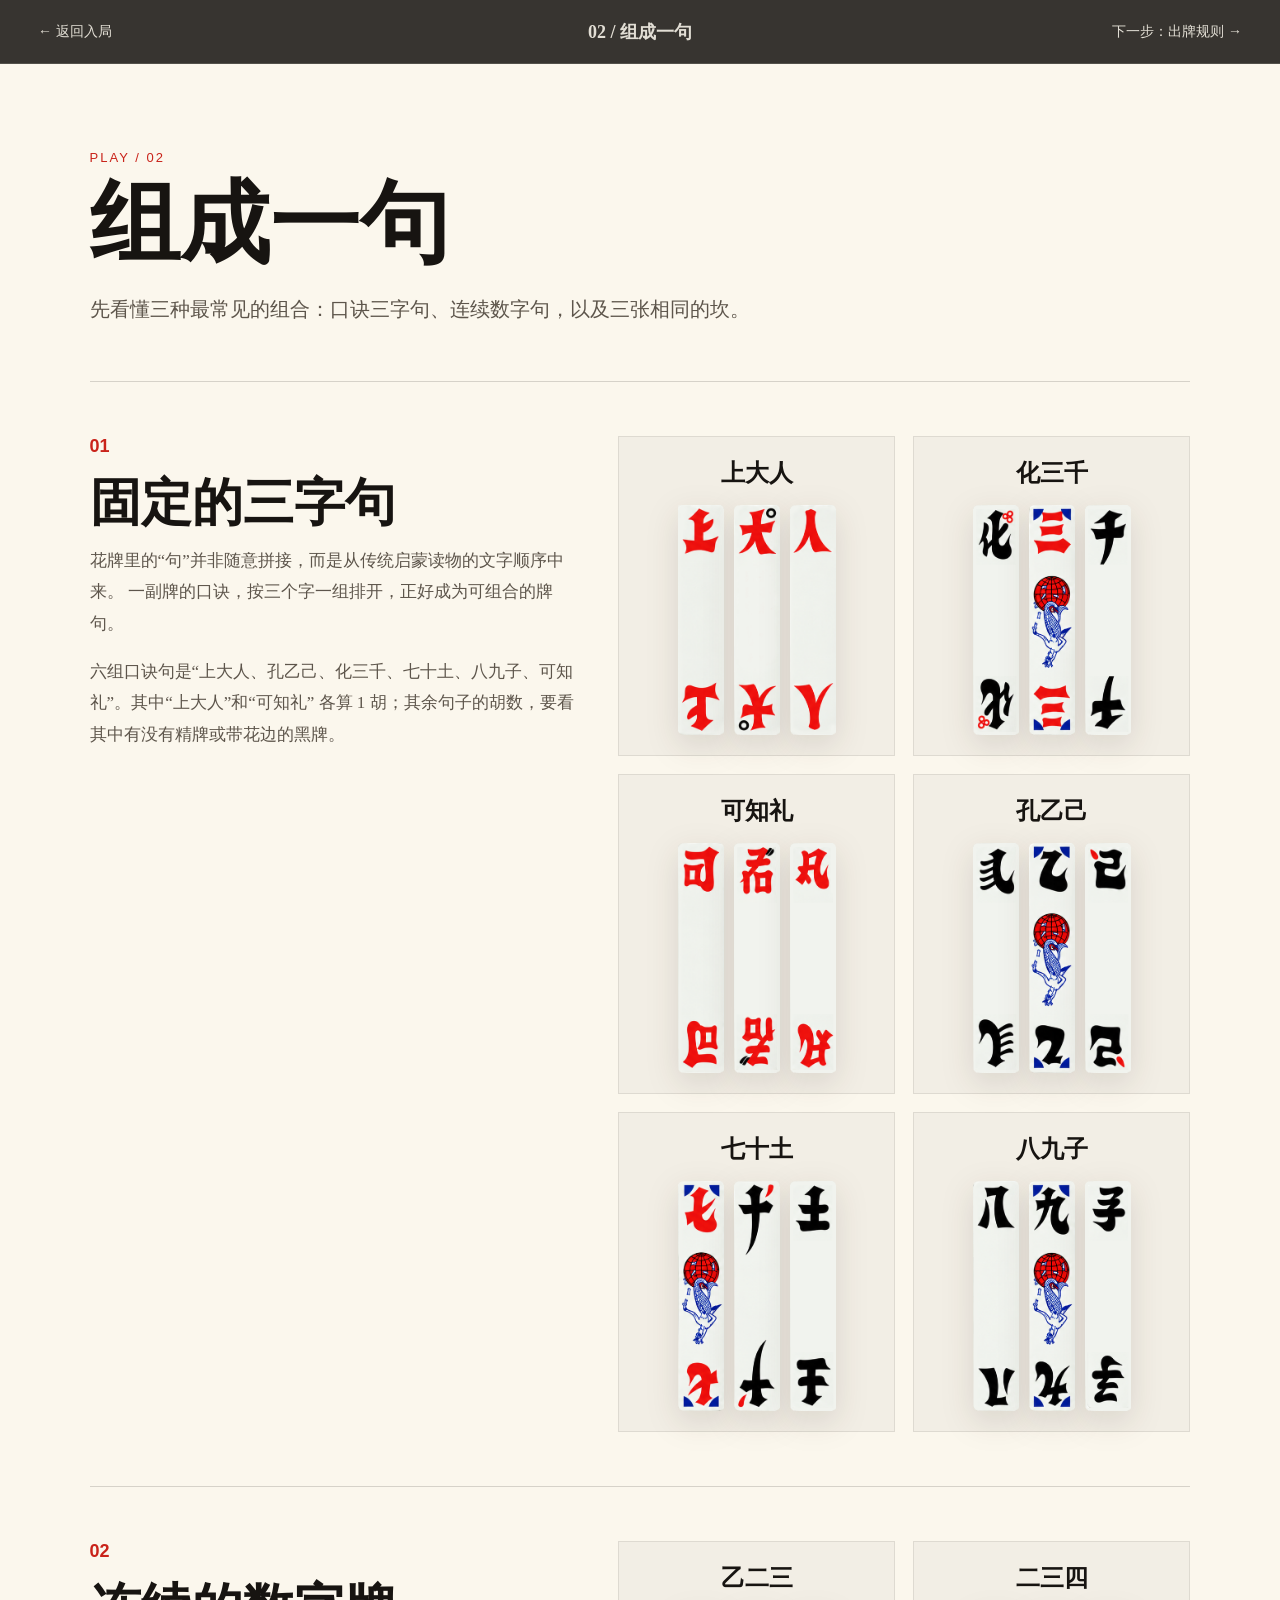
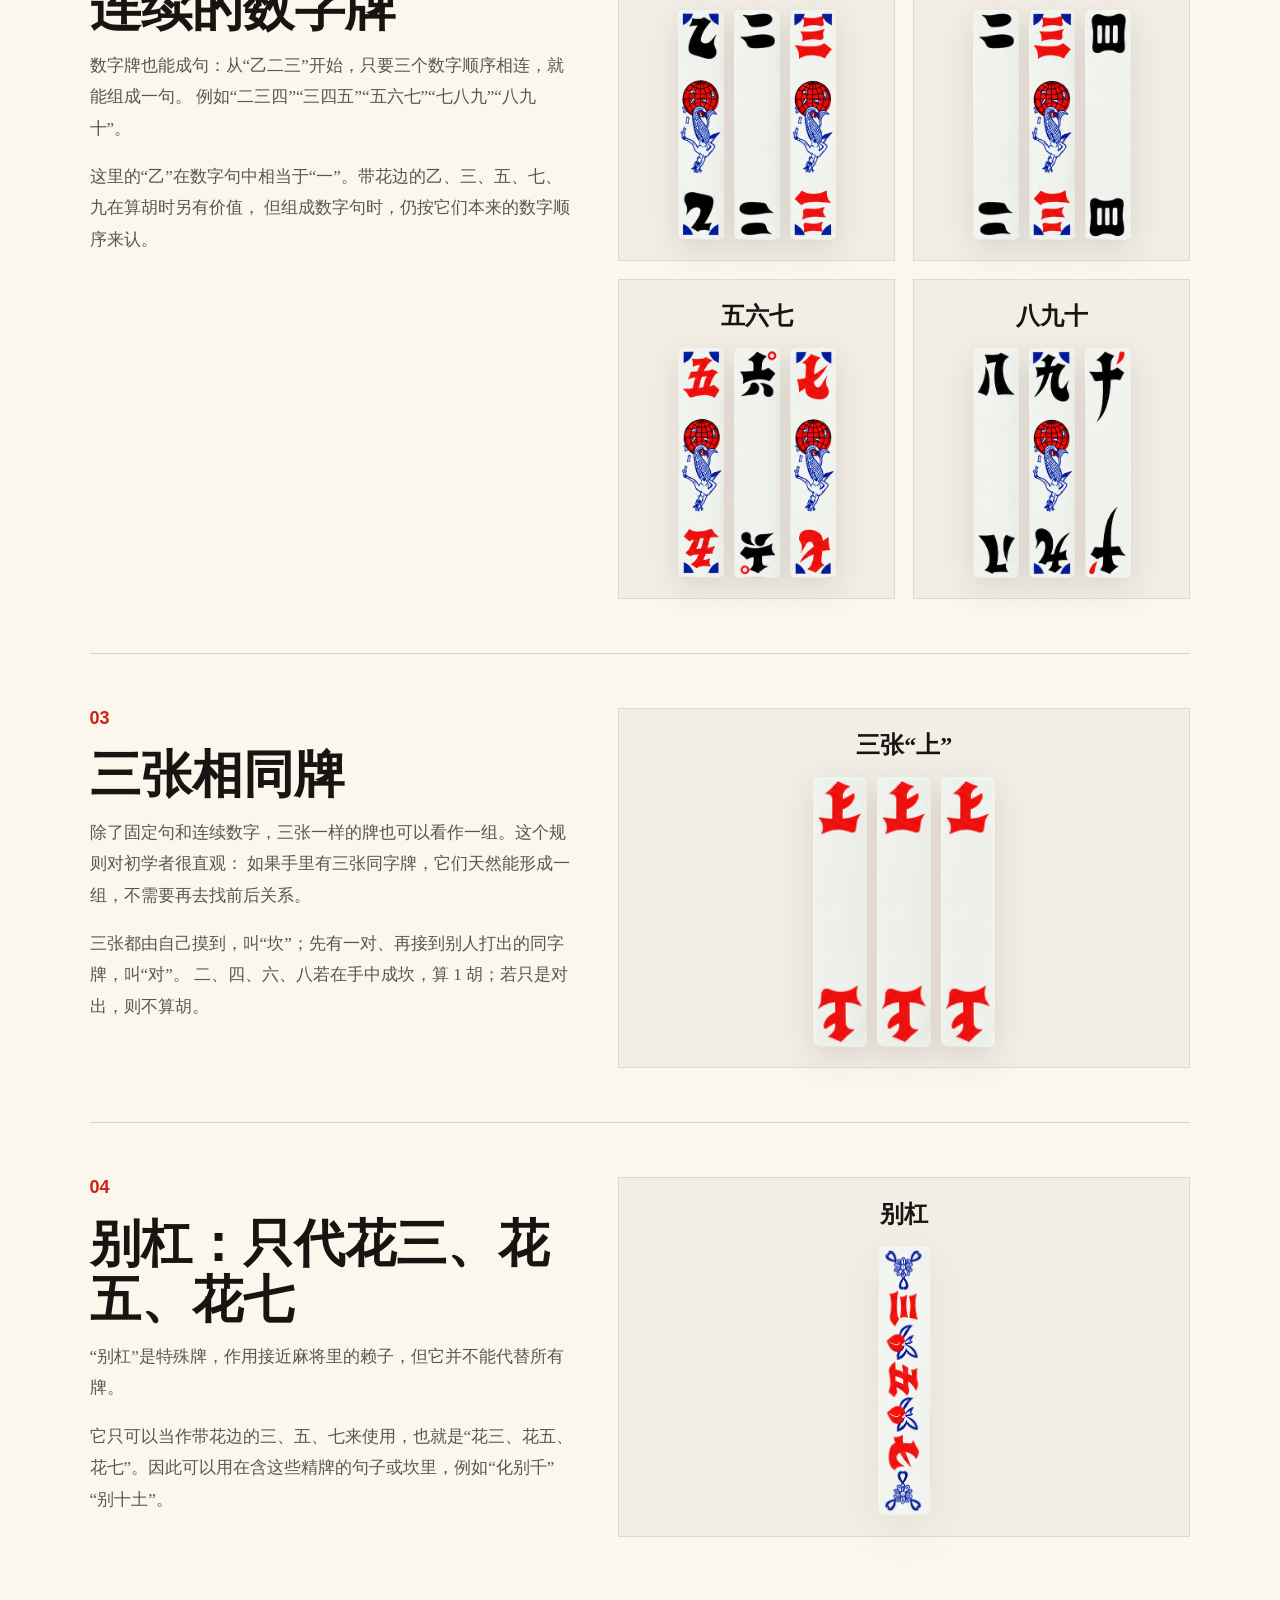
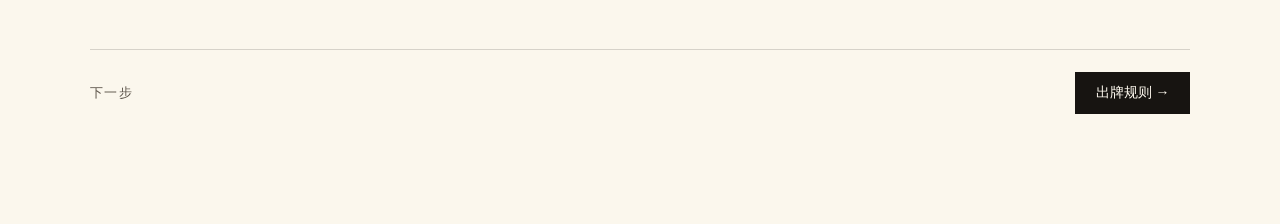
<file: play-phrases.html>
<!doctype html>
<html lang="zh-CN">
  <head>
    <meta charset="utf-8" />
    <meta name="viewport" content="width=device-width, initial-scale=1" />
    <title>组成一句</title>
    <meta name="description" content="荆州花牌组成一句的基础规则：口诀句、数字句、坎与别杠。" />
    <link rel="stylesheet" href="./styles.css" />
  </head>
  <body class="play-detail-page">
    <header class="detail-topbar">
      <a href="./index.html#play">← 返回入局</a>
      <strong>02 / 组成一句</strong>
      <a href="./play-rules.html">下一步：出牌规则 →</a>
    </header>

    <main class="play-detail phrase-detail">
      <section class="play-detail-hero phrase-hero">
        <p>PLAY / 02</p>
        <h1>组成一句</h1>
        <span>先看懂三种最常见的组合：口诀三字句、连续数字句，以及三张相同的坎。</span>
      </section>

      <section class="phrase-rule">
        <div class="phrase-rule-copy">
          <b>01</b>
          <h2>固定的三字句</h2>
          <p>
            花牌里的“句”并非随意拼接，而是从传统启蒙读物的文字顺序中来。
            一副牌的口诀，按三个字一组排开，正好成为可组合的牌句。
          </p>
          <p>
            六组口诀句是“上大人、孔乙己、化三千、七十土、八九子、可知礼”。其中“上大人”和“可知礼”
            各算 1 胡；其余句子的胡数，要看其中有没有精牌或带花边的黑牌。
          </p>
        </div>
        <div class="phrase-examples">
          <article>
            <h3>上大人</h3>
            <div class="phrase-cards">
              <img src="./assets/cards/01-上.png" alt="上" />
              <img src="./assets/cards/02-大.png" alt="大" />
              <img src="./assets/cards/03-人.png" alt="人" />
            </div>
          </article>
          <article>
            <h3>化三千</h3>
            <div class="phrase-cards">
              <img src="./assets/cards/07-化.png" alt="化" />
              <img src="./assets/cards/15-三.png" alt="三" />
              <img src="./assets/cards/08-千.png" alt="千" />
            </div>
          </article>
          <article>
            <h3>可知礼</h3>
            <div class="phrase-cards">
              <img src="./assets/cards/11-可.png" alt="可" />
              <img src="./assets/cards/12-知.png" alt="知" />
              <img src="./assets/cards/13-礼.png" alt="礼" />
            </div>
          </article>
          <article>
            <h3>孔乙己</h3>
            <div class="phrase-cards">
              <img src="./assets/cards/04-孔.png" alt="孔" />
              <img src="./assets/cards/05-乙.png" alt="乙" />
              <img src="./assets/cards/06-已.png" alt="己" />
            </div>
          </article>
          <article>
            <h3>七十土</h3>
            <div class="phrase-cards">
              <img src="./assets/cards/19-七.png" alt="七" />
              <img src="./assets/cards/22-十.png" alt="十" />
              <img src="./assets/cards/10-土.png" alt="土" />
            </div>
          </article>
          <article>
            <h3>八九子</h3>
            <div class="phrase-cards">
              <img src="./assets/cards/20-八.png" alt="八" />
              <img src="./assets/cards/21-九.png" alt="九" />
              <img src="./assets/cards/09-子.png" alt="子" />
            </div>
          </article>
        </div>
      </section>

      <section class="phrase-rule">
        <div class="phrase-rule-copy">
          <b>02</b>
          <h2>连续的数字牌</h2>
          <p>
            数字牌也能成句：从“乙二三”开始，只要三个数字顺序相连，就能组成一句。
            例如“二三四”“三四五”“五六七”“七八九”“八九十”。
          </p>
          <p>
            这里的“乙”在数字句中相当于“一”。带花边的乙、三、五、七、九在算胡时另有价值，
            但组成数字句时，仍按它们本来的数字顺序来认。
          </p>
        </div>
        <div class="number-ladder">
          <article>
            <h3>乙二三</h3>
            <div class="phrase-cards">
              <img src="./assets/cards/05-乙.png" alt="乙" />
              <img src="./assets/cards/14-二.png" alt="二" />
              <img src="./assets/cards/15-三.png" alt="三" />
            </div>
          </article>
          <article>
            <h3>二三四</h3>
            <div class="phrase-cards">
              <img src="./assets/cards/14-二.png" alt="二" />
              <img src="./assets/cards/15-三.png" alt="三" />
              <img src="./assets/cards/16-四.png" alt="四" />
            </div>
          </article>
          <article>
            <h3>五六七</h3>
            <div class="phrase-cards">
              <img src="./assets/cards/17-五.png" alt="五" />
              <img src="./assets/cards/18-六.png" alt="六" />
              <img src="./assets/cards/19-七.png" alt="七" />
            </div>
          </article>
          <article>
            <h3>八九十</h3>
            <div class="phrase-cards">
              <img src="./assets/cards/20-八.png" alt="八" />
              <img src="./assets/cards/21-九.png" alt="九" />
              <img src="./assets/cards/22-十.png" alt="十" />
            </div>
          </article>
        </div>
      </section>

      <section class="phrase-rule">
        <div class="phrase-rule-copy">
          <b>03</b>
          <h2>三张相同牌</h2>
          <p>
            除了固定句和连续数字，三张一样的牌也可以看作一组。这个规则对初学者很直观：
            如果手里有三张同字牌，它们天然能形成一组，不需要再去找前后关系。
          </p>
          <p>三张都由自己摸到，叫“坎”；先有一对、再接到别人打出的同字牌，叫“对”。
            二、四、六、八若在手中成坎，算 1 胡；若只是对出，则不算胡。</p>
        </div>
        <div class="same-card-demo">
          <h3>三张“上”</h3>
          <div class="phrase-cards">
            <img src="./assets/cards/01-上.png" alt="上" />
            <img src="./assets/cards/01-上.png" alt="上" />
            <img src="./assets/cards/01-上.png" alt="上" />
          </div>
        </div>
      </section>

      <section class="phrase-rule special-rule">
        <div class="phrase-rule-copy">
          <b>04</b>
          <h2>别杠：只代花三、花五、花七</h2>
          <p>“别杠”是特殊牌，作用接近麻将里的赖子，但它并不能代替所有牌。</p>
          <p>它只可以当作带花边的三、五、七来使用，也就是“花三、花五、花七”。因此可以用在含这些精牌的句子或坎里，例如“化别千”“别十土”。</p>
        </div>
        <div class="special-card-demo">
          <h3>别杠</h3>
          <img src="./assets/cards/23-别杠.png" alt="别杠牌面" />
        </div>
      </section>
      <section class="detail-next-step">
        <span>下一步</span>
        <a class="dark-button" href="./play-rules.html">出牌规则 →</a>
      </section>
    </main>
  </body>
</html>
</file>
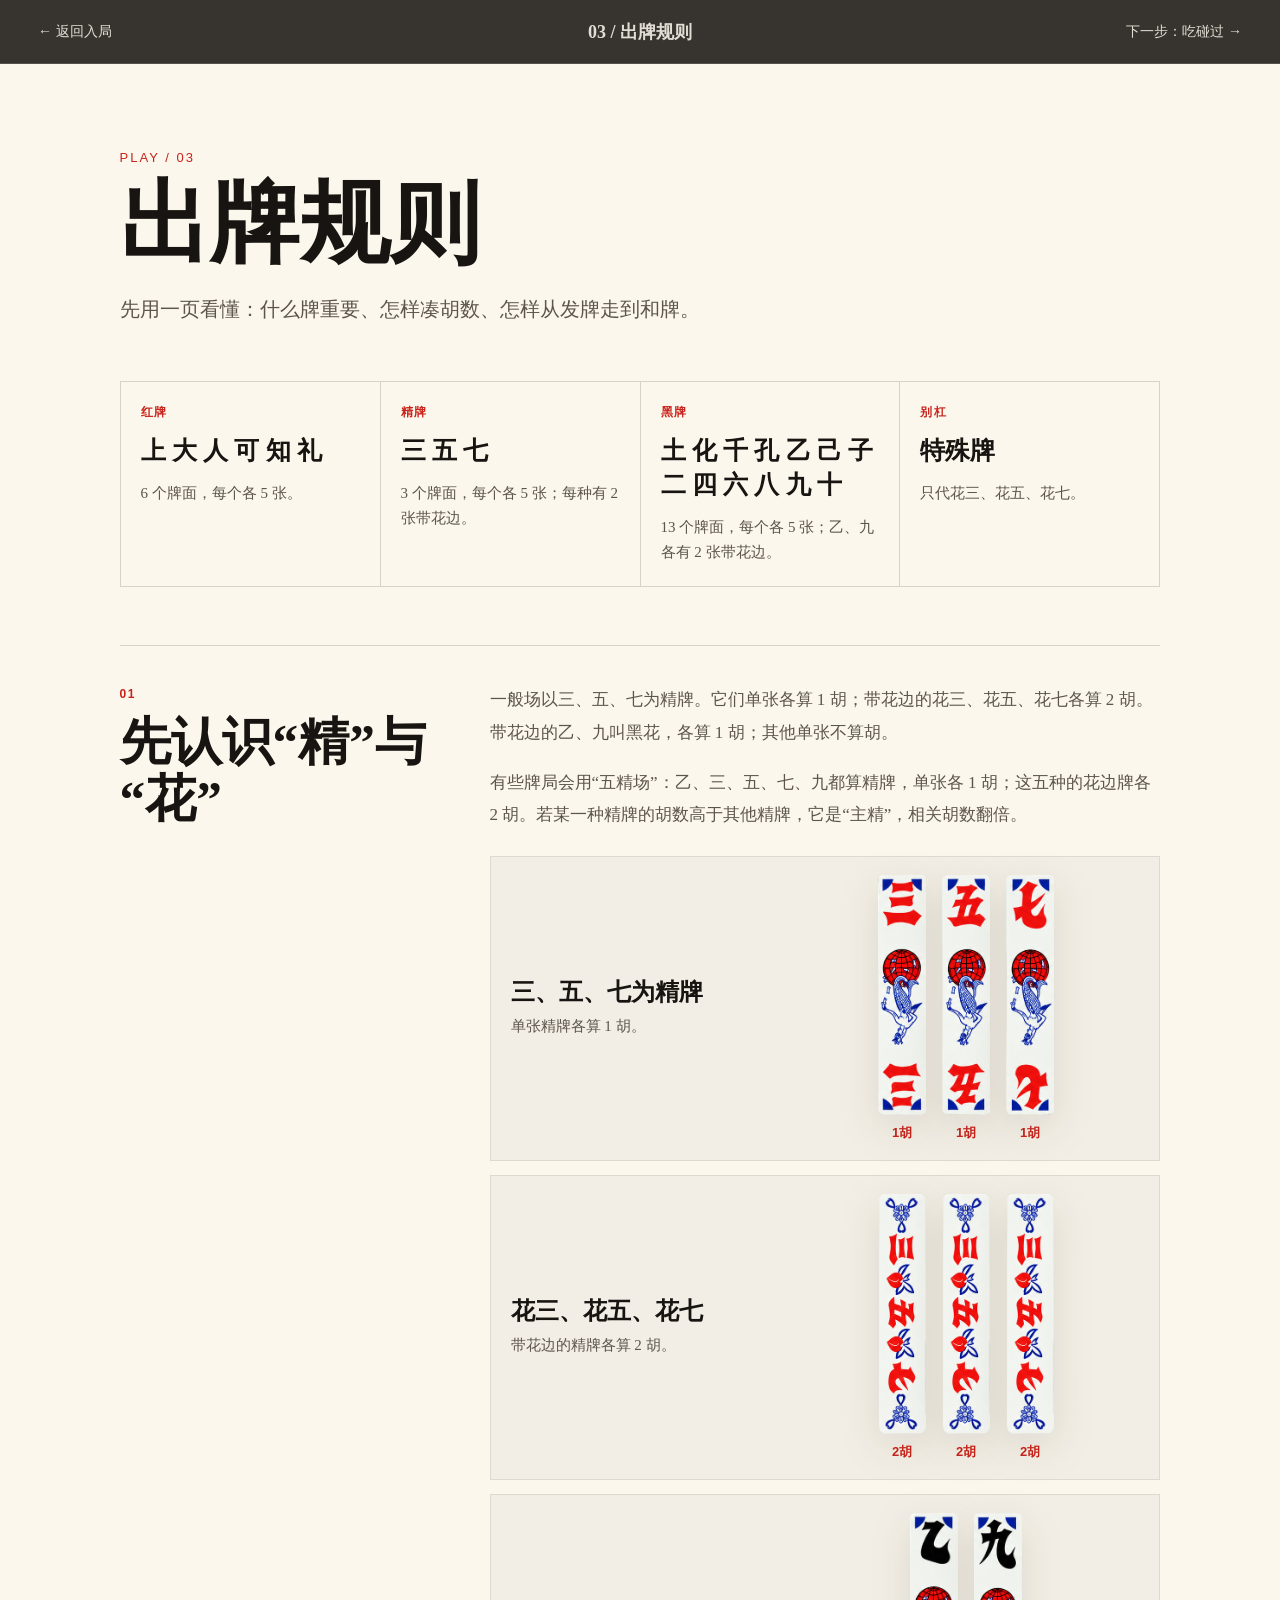
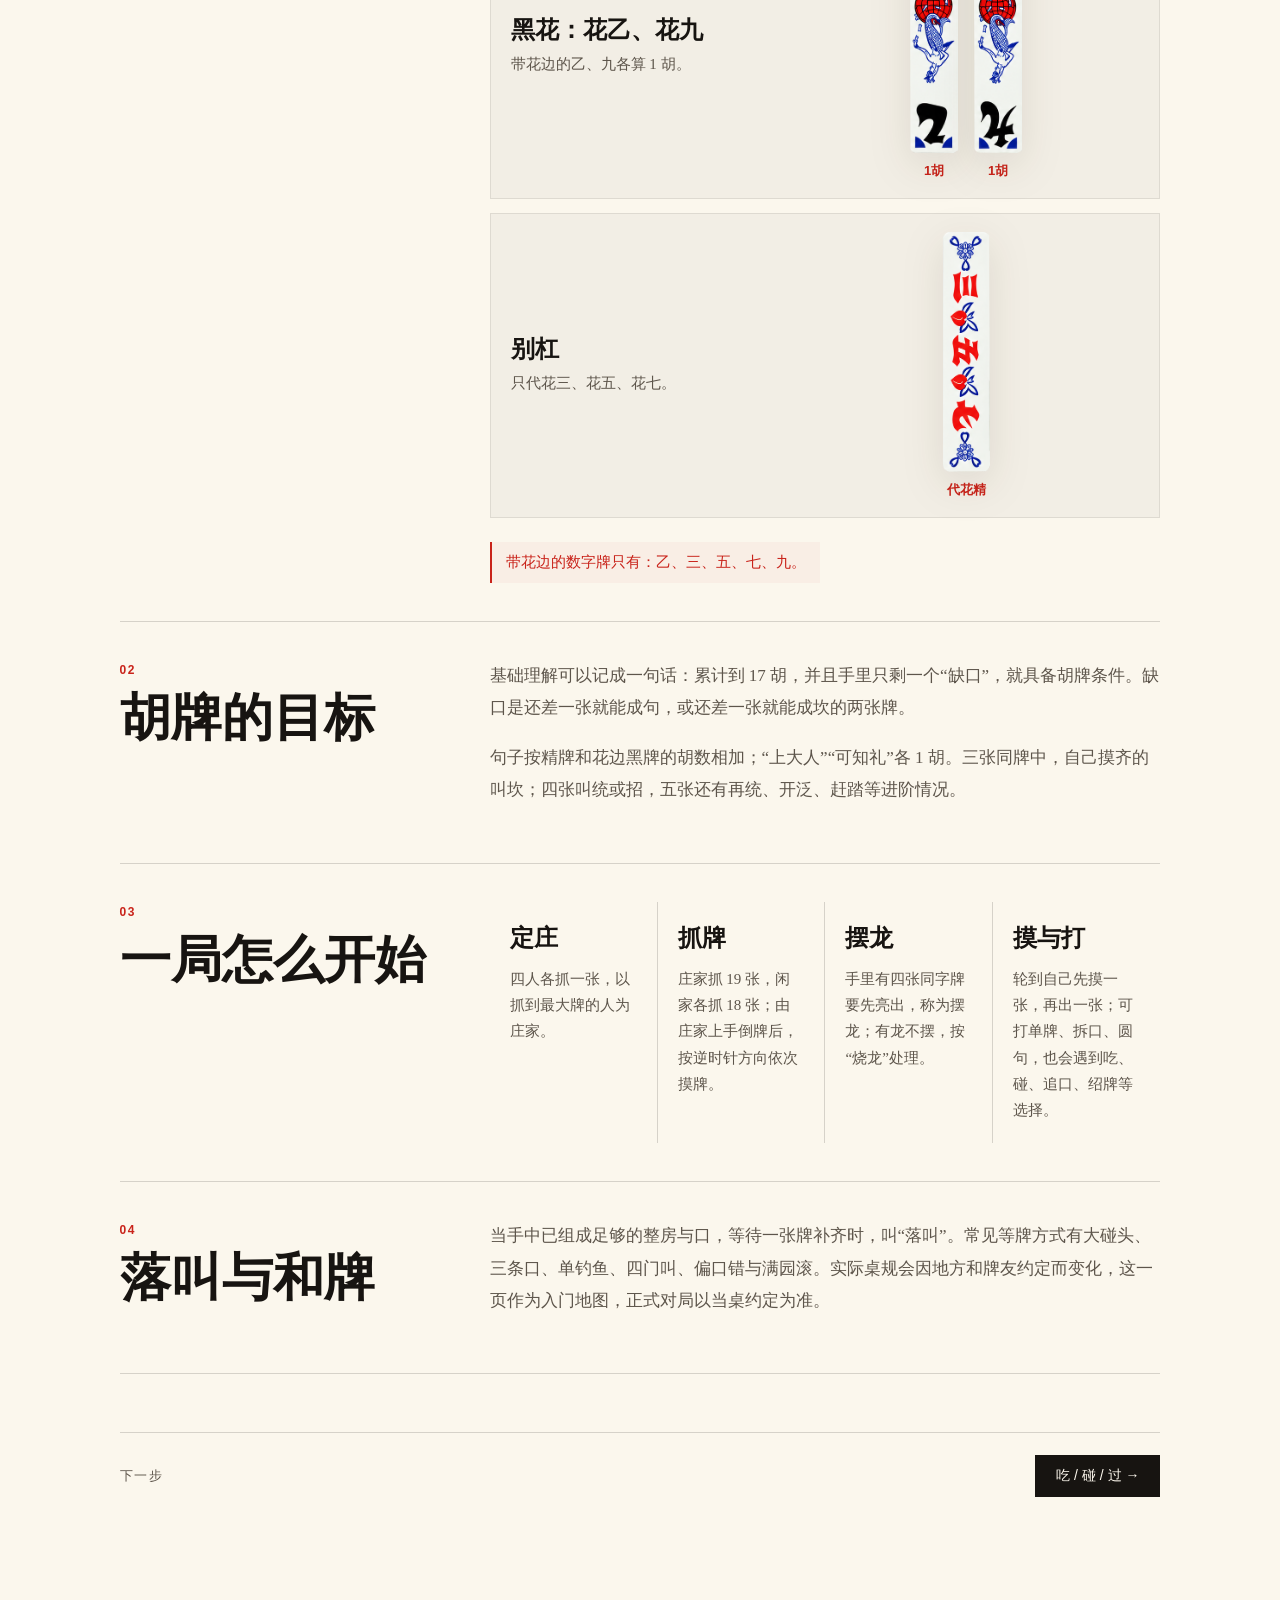
<file: play-rules.html>
<!doctype html>
<html lang="zh-CN">
  <head>
    <meta charset="utf-8" />
    <meta name="viewport" content="width=device-width, initial-scale=1" />
    <title>出牌规则</title>
    <link rel="stylesheet" href="./styles.css" />
  </head>
  <body class="play-detail-page">
    <header class="detail-topbar">
      <a href="./index.html#play">← 返回入局</a>
      <strong>03 / 出牌规则</strong>
      <a href="./play-actions.html">下一步：吃碰过 →</a>
    </header>
    <main class="play-detail rule-guide">
      <section class="play-detail-hero">
        <p>PLAY / 03</p>
        <h1>出牌规则</h1>
        <span>先用一页看懂：什么牌重要、怎样凑胡数、怎样从发牌走到和牌。</span>
      </section>

      <section class="rule-summary" aria-label="牌面分类">
        <article><b>红牌</b><strong>上 大 人 可 知 礼</strong><span>6 个牌面，每个各 5 张。</span></article>
        <article><b>精牌</b><strong>三 五 七</strong><span>3 个牌面，每个各 5 张；每种有 2 张带花边。</span></article>
        <article><b>黑牌</b><strong>土 化 千 孔 乙 己 子<br />二 四 六 八 九 十</strong><span>13 个牌面，每个各 5 张；乙、九各有 2 张带花边。</span></article>
        <article><b>别杠</b><strong>特殊牌</strong><span>只代花三、花五、花七。</span></article>
      </section>

      <section class="rule-block">
        <div class="rule-block-title"><b>01</b><h2>先认识“精”与“花”</h2></div>
        <div class="rule-block-content">
          <p>一般场以三、五、七为精牌。它们单张各算 1 胡；带花边的花三、花五、花七各算 2 胡。带花边的乙、九叫黑花，各算 1 胡；其他单张不算胡。</p>
          <p>有些牌局会用“五精场”：乙、三、五、七、九都算精牌，单张各 1 胡；这五种的花边牌各 2 胡。若某一种精牌的胡数高于其他精牌，它是“主精”，相关胡数翻倍。</p>
          <div class="score-examples" aria-label="胡数牌面示例">
            <article>
              <div>
                <b>三、五、七为精牌</b>
                <p>单张精牌各算 1 胡。</p>
              </div>
              <div class="score-card-row">
                <figure><img src="./assets/cards/15-三.png" alt="三" /><figcaption>1胡</figcaption></figure>
                <figure><img src="./assets/cards/17-五.png" alt="五" /><figcaption>1胡</figcaption></figure>
                <figure><img src="./assets/cards/19-七.png" alt="七" /><figcaption>1胡</figcaption></figure>
              </div>
            </article>
            <article>
              <div>
                <b>花三、花五、花七</b>
                <p>带花边的精牌各算 2 胡。</p>
              </div>
              <div class="score-card-row">
                <figure><img src="./assets/cards/23-三五七.png" alt="花三" /><figcaption>2胡</figcaption></figure>
                <figure><img src="./assets/cards/23-三五七.png" alt="花五" /><figcaption>2胡</figcaption></figure>
                <figure><img src="./assets/cards/23-三五七.png" alt="花七" /><figcaption>2胡</figcaption></figure>
              </div>
            </article>
            <article>
              <div>
                <b>黑花：花乙、花九</b>
                <p>带花边的乙、九各算 1 胡。</p>
              </div>
              <div class="score-card-row">
                <figure><img src="./assets/cards/05-乙.png" alt="乙" /><figcaption>1胡</figcaption></figure>
                <figure><img src="./assets/cards/21-九.png" alt="九" /><figcaption>1胡</figcaption></figure>
              </div>
            </article>
            <article>
              <div>
                <b>别杠</b>
                <p>只代花三、花五、花七。</p>
              </div>
              <div class="score-card-row">
                <figure><img src="./assets/cards/23-别杠.png" alt="别杠" /><figcaption>代花精</figcaption></figure>
              </div>
            </article>
          </div>
          <aside>带花边的数字牌只有：乙、三、五、七、九。</aside>
        </div>
      </section>

      <section class="rule-block">
        <div class="rule-block-title"><b>02</b><h2>胡牌的目标</h2></div>
        <div class="rule-block-content">
          <p>基础理解可以记成一句话：累计到 17 胡，并且手里只剩一个“缺口”，就具备胡牌条件。缺口是还差一张就能成句，或还差一张就能成坎的两张牌。</p>
          <p>句子按精牌和花边黑牌的胡数相加；“上大人”“可知礼”各 1 胡。三张同牌中，自己摸齐的叫坎；四张叫统或招，五张还有再统、开泛、赶踏等进阶情况。</p>
        </div>
      </section>

      <section class="rule-block">
        <div class="rule-block-title"><b>03</b><h2>一局怎么开始</h2></div>
        <div class="rule-block-content rule-steps">
          <article><b>定庄</b><p>四人各抓一张，以抓到最大牌的人为庄家。</p></article>
          <article><b>抓牌</b><p>庄家抓 19 张，闲家各抓 18 张；由庄家上手倒牌后，按逆时针方向依次摸牌。</p></article>
          <article><b>摆龙</b><p>手里有四张同字牌要先亮出，称为摆龙；有龙不摆，按“烧龙”处理。</p></article>
          <article><b>摸与打</b><p>轮到自己先摸一张，再出一张；可打单牌、拆口、圆句，也会遇到吃、碰、追口、绍牌等选择。</p></article>
        </div>
      </section>

      <section class="rule-block rule-footnote">
        <div class="rule-block-title"><b>04</b><h2>落叫与和牌</h2></div>
        <div class="rule-block-content"><p>当手中已组成足够的整房与口，等待一张牌补齐时，叫“落叫”。常见等牌方式有大碰头、三条口、单钓鱼、四门叫、偏口错与满园滚。实际桌规会因地方和牌友约定而变化，这一页作为入门地图，正式对局以当桌约定为准。</p></div>
      </section>
      <section class="detail-next-step">
        <span>下一步</span>
        <a class="dark-button" href="./play-actions.html">吃 / 碰 / 过 →</a>
      </section>
    </main>
  </body>
</html>
</file>
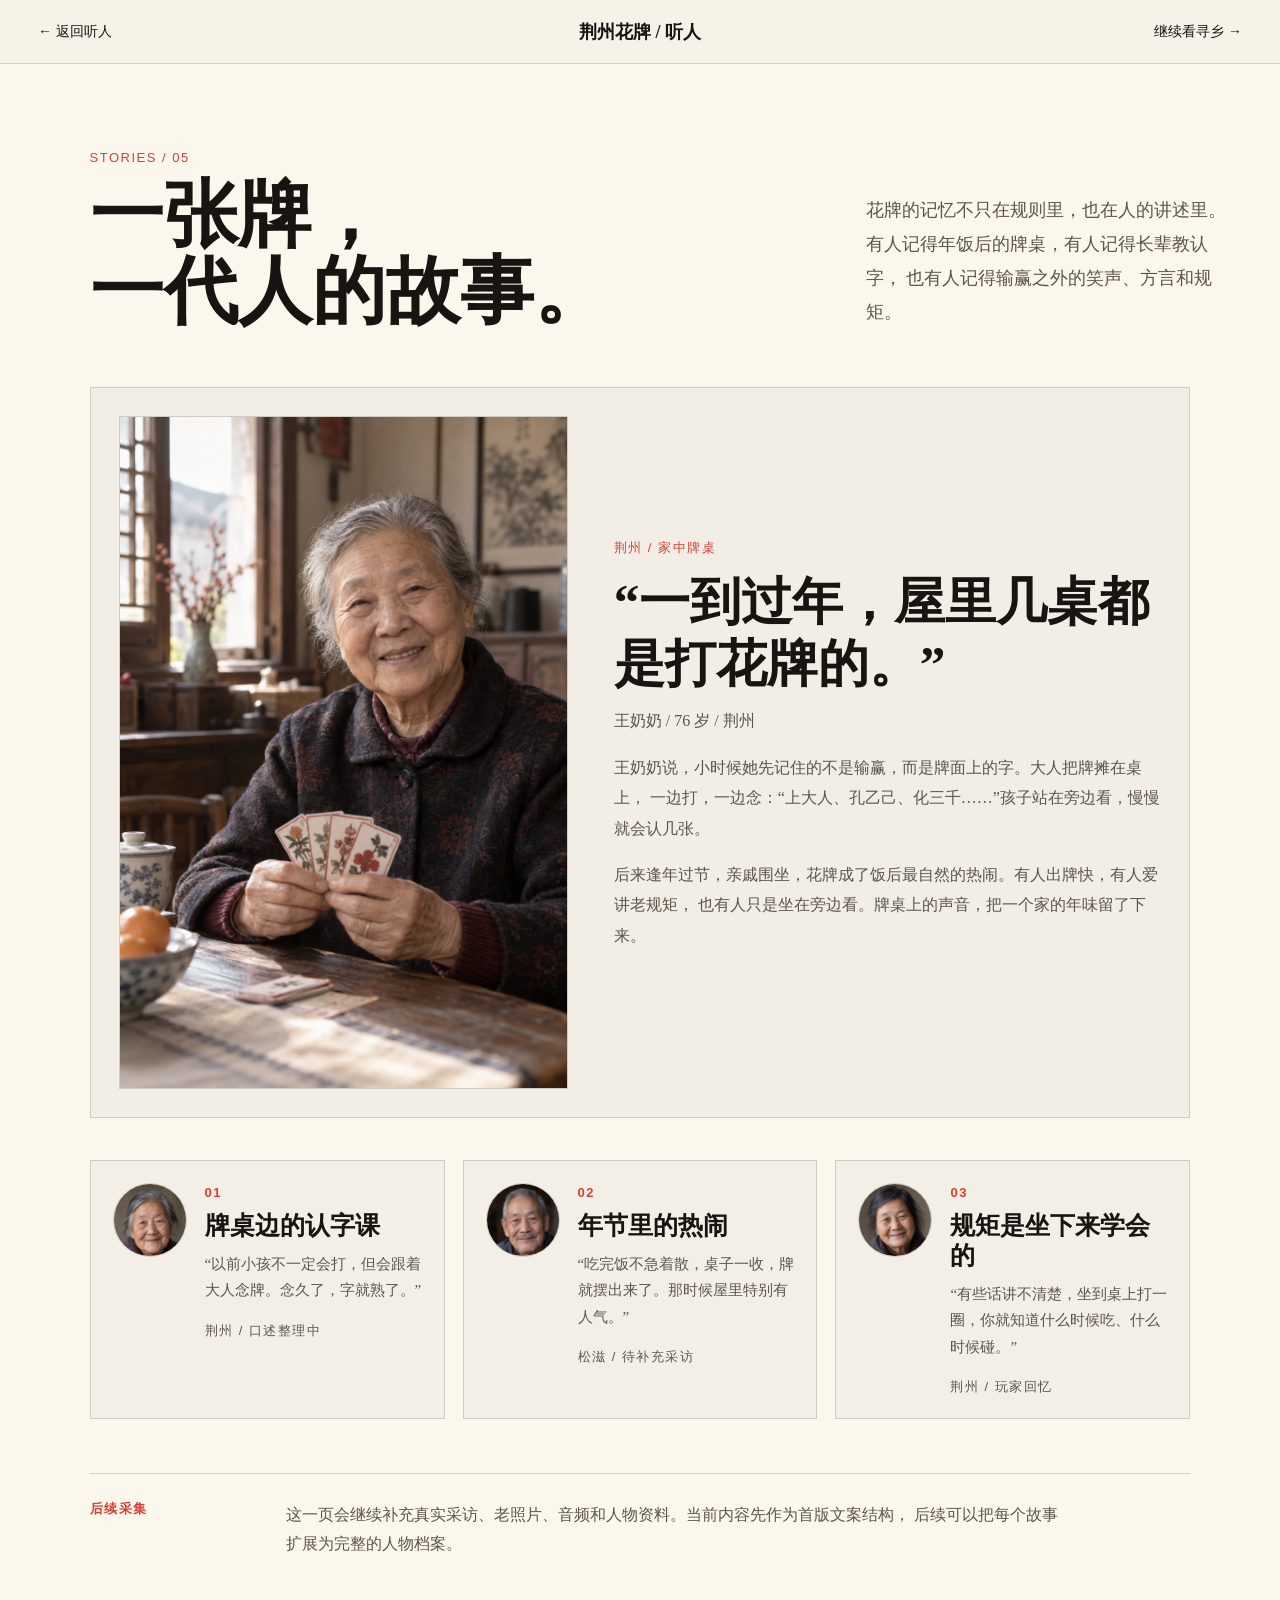
<file: stories.html>
<!doctype html>
<html lang="zh-CN">
  <head>
    <meta charset="utf-8" />
    <meta name="viewport" content="width=device-width, initial-scale=1" />
    <title>听人：花牌故事</title>
    <meta name="description" content="荆州花牌人物故事页：从一副牌听见地方生活、年节记忆与牌桌上的人情。" />
    <link rel="stylesheet" href="./styles.css" />
  </head>
  <body class="stories-page">
    <header class="detail-topbar">
      <a href="./index.html#voices">← 返回听人</a>
      <strong>荆州花牌 / 听人</strong>
      <a href="./index.html#places">继续看寻乡 →</a>
    </header>

    <main class="stories-main">
      <section class="stories-hero">
        <div>
          <p>STORIES / 05</p>
          <h1><span>一张牌，</span><span>一代人的故事。</span></h1>
        </div>
        <p>
          花牌的记忆不只在规则里，也在人的讲述里。有人记得年饭后的牌桌，有人记得长辈教认字，
          也有人记得输赢之外的笑声、方言和规矩。
        </p>
      </section>

      <section class="featured-story">
        <figure>
          <img src="./assets/images/story-wang-nainai-placeholder.png" alt="王奶奶人物故事肖像" />
        </figure>
        <article>
          <span>荆州 / 家中牌桌</span>
          <h2>“一到过年，屋里几桌都是打花牌的。”</h2>
          <p class="story-meta">王奶奶 / 76 岁 / 荆州</p>
          <p>
            王奶奶说，小时候她先记住的不是输赢，而是牌面上的字。大人把牌摊在桌上，
            一边打，一边念：“上大人、孔乙己、化三千……”孩子站在旁边看，慢慢就会认几张。
          </p>
          <p>
            后来逢年过节，亲戚围坐，花牌成了饭后最自然的热闹。有人出牌快，有人爱讲老规矩，
            也有人只是坐在旁边看。牌桌上的声音，把一个家的年味留了下来。
          </p>
        </article>
      </section>

      <section class="story-grid" aria-label="人物故事列表">
        <article>
          <img src="./assets/images/hubei-elder-avatar-02.jpg" alt="人物头像" />
          <div>
            <b>01</b>
            <h2>牌桌边的认字课</h2>
            <p>“以前小孩不一定会打，但会跟着大人念牌。念久了，字就熟了。”</p>
            <span>荆州 / 口述整理中</span>
          </div>
        </article>
        <article>
          <img src="./assets/images/hubei-elder-avatar-03.jpg" alt="人物头像" />
          <div>
            <b>02</b>
            <h2>年节里的热闹</h2>
            <p>“吃完饭不急着散，桌子一收，牌就摆出来了。那时候屋里特别有人气。”</p>
            <span>松滋 / 待补充采访</span>
          </div>
        </article>
        <article>
          <img src="./assets/images/hubei-elder-avatar-04.jpg" alt="人物头像" />
          <div>
            <b>03</b>
            <h2>规矩是坐下来学会的</h2>
            <p>“有些话讲不清楚，坐到桌上打一圈，你就知道什么时候吃、什么时候碰。”</p>
            <span>荆州 / 玩家回忆</span>
          </div>
        </article>
      </section>

      <section class="story-note">
        <b>后续采集</b>
        <p>
          这一页会继续补充真实采访、老照片、音频和人物资料。当前内容先作为首版文案结构，
          后续可以把每个故事扩展为完整的人物档案。
        </p>
      </section>
    </main>
  </body>
</html>
</file>
<file: styles.css>
:root {
  --paper: #f4efe4;
  --paper-2: #fbf7ed;
  --ink: #171411;
  --ink-soft: #5d554b;
  --line: rgba(23, 20, 17, 0.16);
  --line-light: rgba(255, 250, 240, 0.24);
  --red: #c9231a;
  --rail: 112px;
}

* {
  box-sizing: border-box;
}

html {
  scroll-behavior: smooth;
}

body {
  margin: 0;
  color: var(--ink);
  background: var(--paper);
  font-family: "Noto Serif SC", "Songti SC", "STSong", serif;
}

a {
  color: inherit;
  text-decoration: none;
}

button {
  font: inherit;
}

.side-rail {
  position: fixed;
  inset: 0 auto 0 0;
  z-index: 30;
  display: grid;
  grid-template-rows: auto 1fr auto auto;
  width: var(--rail);
  padding: 22px 18px 28px;
  background: linear-gradient(90deg, rgba(255, 255, 255, 0.66), rgba(246, 241, 231, 0.94));
  border-right: 1px solid var(--line);
}

.side-brand strong {
  display: block;
  font-size: 20px;
  line-height: 1.05;
}

.side-brand span,
.chapter-nav em,
.rail-note,
.topbar,
.visit-button,
.eyebrow,
.outline-button,
.dark-button,
.outline-light,
.mini-label,
.text-button,
.footer {
  font-family: "Inter", "PingFang SC", sans-serif;
}

.side-brand span {
  display: block;
  margin-top: 10px;
  color: var(--ink-soft);
  font-size: 10px;
  letter-spacing: 2px;
  line-height: 1.55;
}

.chapter-nav {
  display: grid;
  align-content: center;
  gap: 25px;
}

.chapter-nav a {
  position: relative;
  display: grid;
  gap: 2px;
  padding-left: 3px;
  color: rgba(23, 20, 17, 0.72);
}

.chapter-nav a::before {
  content: "";
  position: absolute;
  left: 9px;
  top: 63px;
  width: 1px;
  height: 38px;
  background: rgba(23, 20, 17, 0.34);
}

.chapter-nav a:last-child::before {
  display: none;
}

.chapter-nav b {
  font-size: 16px;
  line-height: 1;
}

.chapter-nav span {
  font-size: 21px;
  font-weight: 800;
  line-height: 1.05;
}

.chapter-nav em {
  color: rgba(23, 20, 17, 0.44);
  font-size: 9px;
  font-style: normal;
  letter-spacing: 2px;
}

.chapter-nav a.active,
.chapter-nav a:hover {
  color: var(--red);
}

.rail-note {
  writing-mode: vertical-rl;
  justify-self: center;
  color: var(--ink-soft);
  font-size: 12px;
  line-height: 1.8;
}

.seal {
  display: grid;
  place-items: center;
  width: 26px;
  height: 34px;
  justify-self: center;
  margin-top: 22px;
  color: var(--red);
  border: 1px solid var(--red);
  font-size: 12px;
  line-height: 1.1;
}

.site-shell {
  margin-left: var(--rail);
  min-width: 1040px;
}

.topbar {
  position: fixed;
  top: 0;
  right: 0;
  left: var(--rail);
  z-index: 25;
  display: flex;
  align-items: center;
  justify-content: flex-end;
  gap: 26px;
  height: 72px;
  padding: 0 34px;
  color: var(--paper-2);
}

.topbar nav {
  display: flex;
  align-items: center;
  gap: 31px;
  font-size: 13px;
}

.search-button {
  width: 34px;
  height: 34px;
  border: 0;
  border-radius: 999px;
  background:
    radial-gradient(circle at 45% 45%, transparent 0 7px, currentColor 7px 8.5px, transparent 9px),
    linear-gradient(45deg, transparent 55%, currentColor 56% 60%, transparent 61%);
  color: currentColor;
  cursor: pointer;
}

.visit-button {
  display: inline-flex;
  align-items: center;
  justify-content: center;
  min-height: 36px;
  padding: 0 18px;
  border: 1px solid rgba(255, 250, 240, 0.72);
  font-size: 13px;
}

.visit-button,
.round-link,
.outline-button,
.outline-light,
.dark-button {
  position: relative;
  overflow: hidden;
  transition:
    transform 180ms ease,
    border-color 180ms ease,
    background-color 180ms ease,
    color 180ms ease,
    box-shadow 180ms ease;
}

.outline-button::after,
.outline-light::after,
.dark-button::after,
.visit-button::after {
  content: "";
  position: absolute;
  inset: 0;
  background: linear-gradient(110deg, transparent 0 35%, rgba(255, 250, 240, 0.22) 48%, transparent 62% 100%);
  transform: translateX(-120%);
  transition: transform 420ms ease;
}

.outline-button:hover,
.outline-light:hover,
.dark-button:hover,
.visit-button:hover,
.outline-button:focus-visible,
.outline-light:focus-visible,
.dark-button:focus-visible,
.visit-button:focus-visible {
  transform: translateY(-2px);
}

.outline-button:hover::after,
.outline-light:hover::after,
.dark-button:hover::after,
.visit-button:hover::after,
.outline-button:focus-visible::after,
.outline-light:focus-visible::after,
.dark-button:focus-visible::after,
.visit-button:focus-visible::after {
  transform: translateX(120%);
}

.dark-button:hover,
.dark-button:focus-visible {
  background: #2a241f;
  border-color: #2a241f;
  box-shadow: 0 12px 24px rgba(23, 20, 17, 0.16);
}

.outline-light:hover,
.outline-light:focus-visible,
.visit-button:hover,
.visit-button:focus-visible {
  border-color: #fffaf0;
  background: rgba(255, 250, 240, 0.1);
}

.panel-dark {
  color: #fffaf0;
  background: #171411;
}

.hero {
  position: relative;
  min-height: 660px;
  overflow: hidden;
}

.hero-bg,
.origin-bg,
.voices-bg {
  position: absolute;
  inset: 0;
  width: 100%;
  height: 100%;
  object-fit: cover;
}

.hero-bg {
  width: calc(100% + 9vw);
  max-width: none;
  transform: translateX(-7vw);
}

.hero-shade {
  position: absolute;
  inset: 0;
  background:
    radial-gradient(ellipse at 61% 46%, rgba(255, 240, 205, 0.22), transparent 30%),
    linear-gradient(
      90deg,
      rgba(16, 13, 10, 0.78) 0%,
      rgba(16, 13, 10, 0.64) 27%,
      rgba(16, 13, 10, 0.14) 45%,
      rgba(16, 13, 10, 0.02) 66%,
      rgba(16, 13, 10, 0.08) 78%,
      rgba(16, 13, 10, 0.36) 100%
    ),
    linear-gradient(0deg, rgba(16, 13, 10, 0.22), transparent);
}

.hero-copy {
  position: relative;
  z-index: 3;
  width: min(46vw, 560px);
  padding: 150px 0 96px 46px;
}

.eyebrow {
  margin: 0 0 22px;
  font-size: 11px;
  letter-spacing: 5px;
  line-height: 1.7;
}

.hero h1 {
  margin: 0 0 13px;
  font-size: clamp(58px, 7vw, 104px);
  line-height: 0.95;
}

.hero h2 {
  margin: 0 0 17px;
  font-size: clamp(27px, 3vw, 42px);
  line-height: 1.25;
}

.hero p {
  font-size: 18px;
}

.round-link {
  display: inline-flex;
  align-items: center;
  gap: 15px;
  margin-top: 22px;
  color: #fffaf0;
  font-family: "Inter", "PingFang SC", sans-serif;
  font-size: 14px;
}

.round-link:hover,
.round-link:focus-visible {
  transform: translateY(3px);
}

.round-link:hover > span,
.round-link:focus-visible > span {
  text-decoration: underline;
  text-underline-offset: 5px;
}

.hero-note {
  position: absolute;
  z-index: 3;
  right: 45px;
  top: 150px;
  width: 160px;
  padding-left: 24px;
  border-left: 1px solid rgba(255, 250, 240, 0.28);
  color: rgba(255, 250, 240, 0.82);
}

.hero-note p {
  margin: 0 0 27px;
  font-size: 15px;
  line-height: 1.8;
}

.hero-note span {
  font-family: "Inter", "PingFang SC", sans-serif;
  font-size: 9px;
  letter-spacing: 3px;
  line-height: 1.6;
}

.section {
  display: grid;
  grid-template-columns: 96px minmax(0, 1fr);
  gap: 20px;
  padding: 34px 44px 42px 30px;
  background: var(--paper-2);
  border-bottom: 1px solid var(--line);
}

.section-index {
  display: grid;
  align-content: start;
  gap: 4px;
  padding-top: 4px;
  border-right: 1px solid var(--line);
}

.section-index b {
  font-size: 30px;
  line-height: 1;
}

.section-index span {
  font-size: 26px;
  font-weight: 800;
  line-height: 1.05;
}

.section-index em {
  color: var(--ink-soft);
  font-family: "Inter", "PingFang SC", sans-serif;
  font-size: 10px;
  font-style: normal;
  letter-spacing: 4px;
}

.section-index.light {
  border-right-color: var(--line-light);
}

.section-index.light em {
  color: rgba(255, 250, 240, 0.62);
}

.section-content {
  min-width: 0;
}

.heading-row {
  display: flex;
  align-items: flex-start;
  justify-content: space-between;
  gap: 32px;
  min-width: 0;
}

h2,
h3,
p {
  margin-top: 0;
}

.heading-row h2,
.play-intro h2,
.place-copy h2 {
  margin-bottom: 10px;
  font-size: clamp(28px, 3.2vw, 44px);
  line-height: 1.22;
}

.heading-row p,
.play-intro p,
.place-copy p {
  color: var(--ink-soft);
  font-size: 15px;
  line-height: 1.75;
}

.outline-button,
.outline-light,
.dark-button,
.text-button {
  display: inline-flex;
  align-items: center;
  justify-content: center;
  min-height: 42px;
  padding: 0 20px;
  border: 1px solid currentColor;
  background: transparent;
  cursor: pointer;
  font-size: 14px;
}

.dark-button {
  border-color: #171411;
  background: #171411;
  color: #fffaf0;
}

.outline-light {
  color: #fffaf0;
}

.card-browser-wrap {
  display: grid;
  grid-template-columns: 46px minmax(0, 1fr) 46px;
  gap: 18px;
  align-items: center;
  margin-top: 26px;
}

.card-browser {
  min-width: 0;
  overflow-x: auto;
  margin-top: -10px;
  padding: 14px 0 8px;
  background: transparent;
  overscroll-behavior-inline: contain;
  scrollbar-width: none;
}

.card-browser::-webkit-scrollbar {
  display: none;
}

.card-track {
  display: flex;
  flex-wrap: nowrap;
  gap: 18px;
  width: max-content;
  min-width: 100%;
  padding: 0 2px;
  background: transparent;
}

.circle-control {
  display: grid;
  place-items: center;
  width: 42px;
  height: 42px;
  border: 1px solid rgba(23, 20, 17, 0.24);
  border-radius: 999px;
  background: rgba(255, 255, 255, 0.18);
  color: var(--ink);
  cursor: pointer;
  transition: border-color 160ms ease, background 160ms ease, transform 160ms ease;
}

.circle-control:hover {
  border-color: rgba(23, 20, 17, 0.5);
  background: rgba(255, 255, 255, 0.45);
  transform: translateY(-1px);
}

.hua-card {
  display: block;
  width: 64px;
  padding: 0;
  border: 0;
  background: transparent;
  cursor: default;
  flex: 0 0 auto;
}

.hua-card img {
  display: block;
  width: 100%;
  height: auto;
  filter: drop-shadow(0 9px 12px rgba(40, 26, 13, 0.14));
  transition: transform 180ms ease, filter 180ms ease, opacity 180ms ease;
}

.hua-card:hover img,
.hua-card.selected img {
  transform: translateY(-6px);
  filter: drop-shadow(0 16px 18px rgba(40, 26, 13, 0.22));
}

.cards-section .card-track .hua-card {
  display: block;
  width: 54px;
  padding: 0;
  background: transparent;
  border: 0;
  box-shadow: none;
  cursor: pointer;
}

.cards-section .card-track .hua-card img {
  width: 100%;
  height: auto;
  object-fit: contain;
  /* Keep the cards lifted from the paper without outlining their rectangular edge. */
  filter: drop-shadow(0 12px 22px rgba(35, 26, 16, 0.065));
}

.cards-section .card-track .hua-card:hover,
.cards-section .card-track .hua-card.selected {
  transform: none;
}

.cards-section .card-track .hua-card:hover img,
.cards-section .card-track .hua-card.selected img {
  transform: translateY(-7px);
  filter: drop-shadow(0 16px 28px rgba(35, 26, 16, 0.08));
}

.phrase-lab {
  display: grid;
  grid-template-columns: minmax(220px, 0.8fr) auto minmax(130px, 0.45fr) auto;
  gap: 30px;
  align-items: center;
  margin-top: 32px;
  padding-top: 28px;
  border-top: 1px solid var(--line);
}

.mini-label {
  margin-bottom: 8px;
  color: var(--red);
  font-size: 12px;
}

.phrase-lab h3 {
  margin-bottom: 0;
  font-size: 22px;
}

.phrase-slots {
  display: flex;
  gap: 10px;
}

.phrase-slots span {
  display: grid;
  place-items: center;
  width: 58px;
  height: 86px;
  border: 1px dashed rgba(23, 20, 17, 0.34);
  background: rgba(255, 255, 255, 0.35);
  color: var(--red);
  font-size: 30px;
  font-weight: 800;
}

#challengeResult {
  min-width: 150px;
  color: var(--ink-soft);
  font-family: "Inter", "PingFang SC", sans-serif;
  font-size: 13px;
}

.origin-section {
  position: relative;
  display: grid;
  grid-template-columns: minmax(340px, 0.85fr) minmax(160px, 0.42fr) minmax(470px, 0.98fr);
  min-height: 370px;
  overflow: hidden;
  background: #171411;
}

.origin-bg,
.voices-bg {
  opacity: 0.66;
  filter: saturate(0.82) contrast(1.08);
}

.origin-bg {
  inset: -18px auto -18px -3%;
  z-index: 0;
  width: 84%;
  max-width: none;
  opacity: 0.98;
  filter: saturate(0.9) contrast(1.08) brightness(1.04);
  object-position: 50% 50%;
  -webkit-mask-image: linear-gradient(90deg, transparent 0, #000 5%, #000 80%, rgba(0, 0, 0, 0.68) 91%, transparent 100%);
  mask-image: linear-gradient(90deg, transparent 0, #000 5%, #000 80%, rgba(0, 0, 0, 0.68) 91%, transparent 100%);
}

.origin-book {
  position: absolute;
  z-index: 0;
  right: -54px;
  bottom: -78px;
  width: 410px;
  height: 370px;
  object-fit: cover;
  object-position: 42% 27%;
  opacity: 0.9;
  filter: contrast(1.16) brightness(1.12);
  transform: rotate(8deg);
  -webkit-mask-image: radial-gradient(ellipse at 58% 54%, #000 0 48%, rgba(0, 0, 0, 0.72) 63%, transparent 82%);
  mask-image: radial-gradient(ellipse at 58% 54%, #000 0 48%, rgba(0, 0, 0, 0.72) 63%, transparent 82%);
}

.origin-section::after,
.voices-section::after {
  content: "";
  position: absolute;
  inset: 0;
  background: linear-gradient(90deg, rgba(18, 16, 14, 0.45), rgba(18, 16, 14, 0.9));
}

.origin-section::after {
  z-index: 1;
  background:
    linear-gradient(
      90deg,
      rgba(18, 16, 14, 0.86) 0%,
      rgba(18, 16, 14, 0.5) 20%,
      rgba(18, 16, 14, 0.08) 44%,
      rgba(18, 16, 14, 0.42) 61%,
      rgba(18, 16, 14, 0.78) 74%,
      rgba(18, 16, 14, 0.86) 100%
    ),
    linear-gradient(0deg, rgba(18, 16, 14, 0.32), transparent 50%);
}

.origin-copy,
.origin-list,
.voices-copy,
.story-feature {
  position: relative;
  z-index: 2;
}

.origin-copy {
  grid-column: 1;
  display: grid;
  grid-template-columns: 96px minmax(0, 1fr);
  gap: 20px;
  padding: 42px 32px;
}

.origin-copy h2,
.voices-copy h2 {
  margin-bottom: 20px;
  font-size: clamp(32px, 4vw, 54px);
  line-height: 1.1;
}

.origin-copy p,
.voices-copy p {
  max-width: 350px;
  color: rgba(255, 250, 240, 0.78);
  font-size: 17px;
  line-height: 1.8;
}

.origin-list {
  grid-column: 3;
  display: grid;
  grid-template-columns: minmax(220px, 1fr) 170px;
  gap: 26px;
  align-self: stretch;
  padding: 34px 38px 34px 0;
}

.origin-list ol {
  display: grid;
  gap: 20px;
  margin: 0;
  padding: 0;
  list-style: none;
}

.origin-list li {
  display: block;
}

.origin-list a {
  display: grid;
  grid-template-columns: 34px 1fr;
  column-gap: 12px;
  padding-left: 16px;
  border-left: 1px solid rgba(255, 250, 240, 0.32);
  color: inherit;
  text-decoration: none;
  transition: border-color 160ms ease, transform 160ms ease, color 160ms ease;
}

.origin-list a:hover,
.origin-list a:focus-visible {
  border-left-color: rgba(255, 250, 240, 0.86);
  color: #fffaf0;
  transform: translateX(6px);
  outline: 0;
}

.origin-list b {
  color: rgba(255, 250, 240, 0.7);
  font-family: "Inter", "PingFang SC", sans-serif;
  font-size: 12px;
}

.origin-list span {
  font-weight: 800;
}

.origin-list small {
  grid-column: 2;
  color: rgba(255, 250, 240, 0.62);
  font-size: 13px;
}

.origin-list blockquote {
  margin: 0;
  padding-left: 28px;
  border-left: 1px solid rgba(255, 250, 240, 0.32);
  font-size: 32px;
  line-height: 1.35;
}

.origin-list blockquote small {
  display: block;
  margin-top: 50px;
  font-size: 15px;
}

.play-content {
  display: grid;
  grid-template-columns: 280px minmax(0, 1fr);
  gap: 34px;
  align-items: stretch;
}

.play-intro h2 span {
  display: block;
  white-space: nowrap;
}

.rule-cards {
  display: grid;
  grid-template-columns: repeat(5, minmax(120px, 1fr));
  gap: 15px;
}

.rule-card {
  display: grid;
  align-content: start;
  grid-template-rows: auto auto 1fr;
  gap: 10px;
  min-height: 210px;
  padding: 22px 18px 24px;
  background: rgba(23, 20, 17, 0.04);
  border: 1px solid rgba(23, 20, 17, 0.08);
  transition: border-color 160ms ease, background 160ms ease, transform 160ms ease;
}

.rule-card:hover {
  border-color: rgba(23, 20, 17, 0.26);
  background: rgba(23, 20, 17, 0.065);
  transform: translateY(-2px);
}

.rule-card b {
  font-family: "Inter", "PingFang SC", sans-serif;
  font-size: 13px;
  text-align: center;
}

.rule-card strong {
  text-align: center;
  font-size: 16px;
}

.rule-card-finish strong {
  align-self: end;
  padding-top: 8px;
}

.rule-visual {
  display: flex;
  align-items: flex-start;
  justify-content: center;
  gap: 6px;
  min-height: 112px;
  margin-top: 18px;
}

.rule-visual .hua-card {
  width: 34px;
  cursor: default;
  pointer-events: none;
}

.rule-visual .hua-card:hover img {
  transform: none;
  filter: drop-shadow(0 9px 12px rgba(40, 26, 13, 0.14));
}

.draw-flow {
  display: flex;
  align-items: center;
  justify-content: center;
  width: 116px;
  height: 94px;
  gap: 5px;
  margin-top: 17px;
}

.draw-flow .hua-card {
  width: 30px;
  transform: translateY(16px);
}

.draw-flow .hua-card:last-child {
  transform: translateY(12px) rotate(10deg);
}

.draw-flow b {
  position: relative;
  z-index: 2;
  color: var(--ink);
  font-family: "Inter", "PingFang SC", sans-serif;
  font-size: 18px;
  font-weight: 400;
}

.hand-of-cards {
  position: relative;
  display: block;
  width: 104px;
  height: 82px;
  margin: 34px auto 0;
}

.hand-of-cards .hua-card {
  position: absolute;
  bottom: 3px;
  left: 40px;
  width: 24px;
  transform-origin: center bottom;
}

.hand-of-cards .hua-card:nth-child(1) { transform: rotate(-20deg) translateX(-15px); }
.hand-of-cards .hua-card:nth-child(2) { transform: rotate(-10deg) translateX(-7px); }
.hand-of-cards .hua-card:nth-child(3) { transform: rotate(0deg); }
.hand-of-cards .hua-card:nth-child(4) { transform: rotate(10deg) translateX(7px); }
.hand-of-cards .hua-card:nth-child(5) { transform: rotate(20deg) translateX(15px); }

.action-bubbles {
  display: flex;
  flex-direction: column;
  gap: 8px;
}

.action-bubbles span {
  display: grid;
  place-items: center;
  width: 38px;
  height: 38px;
  border: 1px solid rgba(23, 20, 17, 0.48);
  border-radius: 999px;
}

.voices-section {
  position: relative;
  display: grid;
  grid-template-columns: 410px 720px;
  gap: 30px;
  min-width: 1240px;
  min-height: 350px;
  overflow: hidden;
  padding: 34px 40px 34px 30px;
}

.voices-copy {
  display: grid;
  grid-template-columns: 96px minmax(0, 1fr);
  gap: 20px;
}

.story-feature {
  display: grid;
  grid-template-columns: 360px 1fr;
  gap: 28px;
  align-items: center;
}

.story-cover {
  margin: 0;
  border: 1px solid rgba(255, 250, 240, 0.46);
}

.story-cover img {
  display: block;
  width: 100%;
  aspect-ratio: 1.45;
  object-fit: cover;
  object-position: center 18%;
  filter: saturate(0.82);
}

.story-text blockquote {
  margin: 0 0 8px;
  font-size: 24px;
  line-height: 1.36;
}

.story-text p {
  color: rgba(255, 250, 240, 0.72);
}

.story-body {
  display: grid;
  gap: 6px;
  margin: 13px 0 16px;
  padding-top: 12px;
  border-top: 1px solid rgba(255, 250, 240, 0.18);
}

.story-body p {
  margin: 0;
  color: rgba(255, 250, 240, 0.7);
  font-size: 14px;
  line-height: 1.58;
}

.story-avatars {
  display: grid;
  grid-template-columns: repeat(3, 56px) 86px;
  gap: 10px;
}

.story-avatars img,
.story-avatars a {
  display: block;
  width: 100%;
  height: 56px;
  object-fit: cover;
  object-position: center;
  border: 1px solid rgba(255, 250, 240, 0.28);
}

.story-avatars img {
  border-radius: 999px;
}

.story-avatars a {
  display: grid;
  place-items: center;
  color: #fffaf0;
  font-size: 14px;
  line-height: 1.35;
  text-align: center;
}

.place-layout {
  display: grid;
  grid-template-columns: minmax(250px, 0.76fr) minmax(430px, 1.18fr) 190px;
  gap: 30px;
  align-items: center;
}

.map-panel {
  position: relative;
  display: grid;
  grid-template-columns: minmax(0, 1fr) auto;
  align-items: start;
  gap: 16px;
}

.map-shape {
  position: relative;
  min-height: 230px;
}

.hubei-outline {
  position: absolute;
  inset: 0;
  width: 100%;
  height: 100%;
}

.hubei-outline.map-art {
  object-fit: contain;
  object-position: center;
}

.hubei-outline > path:first-child {
  fill: #ebe9e4;
  stroke: rgba(23, 20, 17, 0.12);
  stroke-width: 1.5;
}

.hubei-outline .map-boundary {
  fill: none;
  stroke: rgba(23, 20, 17, 0.1);
  stroke-width: 1;
}

.map-shape > b {
  position: absolute;
  top: 20px;
  left: 52%;
  color: rgba(23, 20, 17, 0.42);
  font-size: 18px;
}

.pin {
  position: absolute;
  z-index: 2;
  display: grid;
  gap: 3px;
  padding-left: 18px;
  color: rgba(23, 20, 17, 0.74);
  font-size: 15px;
  font-weight: 800;
}

.pin::before {
  content: "";
  position: absolute;
  left: 0;
  top: 5px;
  width: 10px;
  height: 10px;
  border-radius: 999px;
  background: #777;
}

.pin small {
  font-size: 11px;
  font-weight: 400;
}

.pin.enshi {
  left: 20%;
  top: 62%;
}

.pin.songzi {
  left: 45%;
  top: 67%;
}

.pin.jingzhou {
  left: 66%;
  top: 53%;
  color: var(--ink);
  font-size: 22px;
}

.pin.jingzhou::before {
  background: var(--red);
}

.legend {
  position: static;
  display: grid;
  gap: 12px;
  padding-top: 30px;
  margin: 0;
  padding: 0;
  list-style: none;
  color: var(--ink-soft);
  font-family: "Inter", "PingFang SC", sans-serif;
  font-size: 13px;
}

.legend span {
  display: inline-block;
  width: 10px;
  height: 10px;
  margin-right: 8px;
  border-radius: 999px;
}

.red-dot {
  background: var(--red);
}

.gray-dot {
  background: #777;
}

.place-note {
  padding-left: 24px;
  border-left: 1px solid var(--line);
  color: var(--ink-soft);
  font-size: 17px;
  line-height: 1.9;
}

.map-explore-page {
  min-height: 100vh;
  background: var(--paper-2);
  color: var(--ink);
}

.map-explore {
  max-width: 1500px;
  margin: 0 auto;
  padding: 82px 7vw 110px;
}

.map-explore-header {
  display: flex;
  justify-content: space-between;
  gap: 36px;
  margin-bottom: 52px;
}

.map-explore-header h1 {
  margin: 0;
  font-size: clamp(52px, 7vw, 94px);
  line-height: 1;
}

.map-explore-header p {
  max-width: 340px;
  margin: 10px 0 0;
  color: var(--ink-soft);
  font-size: 17px;
  line-height: 1.8;
}

.map-explore-header > div > p {
  color: var(--red);
  font-family: "Inter", "PingFang SC", sans-serif;
  font-size: 13px;
  letter-spacing: 1.5px;
}

.large-map-stage {
  position: relative;
  min-height: 590px;
  overflow: hidden;
  border-top: 1px solid var(--line);
  border-bottom: 1px solid var(--line);
}

.large-map-stage .hubei-outline {
  inset: 38px 12% 24px 4%;
  width: 64%;
  height: calc(100% - 62px);
}

.large-map-stage .hubei-outline > path:first-child {
  fill: #e8e6e0;
  stroke-width: 2;
}

.region-pin {
  position: absolute;
  z-index: 2;
  display: grid;
  grid-template-columns: 14px auto;
  column-gap: 10px;
  align-items: start;
  padding: 0;
  border: 0;
  background: transparent;
  color: var(--ink-soft);
  cursor: pointer;
  font: inherit;
  text-align: left;
}

.region-pin::before {
  grid-row: span 2;
  width: 12px;
  height: 12px;
  margin-top: 7px;
  border-radius: 999px;
  background: #777;
  content: "";
  transition: transform 180ms ease, background 180ms ease;
}

.region-pin strong {
  font-size: 21px;
}

.region-pin span {
  font-size: 13px;
}

.region-pin:hover::before,
.region-pin.is-active::before {
  background: var(--red);
  transform: scale(1.28);
}

.region-pin.is-active {
  color: var(--ink);
}

.region-enshi { left: 17%; top: 61%; }
.region-songzi { left: 37%; top: 67%; }
.region-jingzhou { left: 52%; top: 56%; }

.map-detail {
  position: absolute;
  top: 88px;
  right: 4%;
  width: min(300px, 27%);
  padding-left: 26px;
  border-left: 1px solid var(--line);
}

.map-detail b {
  color: var(--red);
  font-family: "Inter", "PingFang SC", sans-serif;
  font-size: 13px;
  letter-spacing: 1.5px;
}

.map-detail h2 {
  margin: 16px 0 12px;
  font-size: 36px;
}

.map-detail p {
  color: var(--ink-soft);
  font-size: 16px;
  line-height: 1.85;
}

.footer {
  display: grid;
  grid-template-columns: auto auto 1fr auto;
  align-items: center;
  gap: 24px;
  min-height: 82px;
  padding: 0 34px;
  background: #171411;
  color: rgba(255, 250, 240, 0.82);
}

.footer strong {
  font-family: "Noto Serif SC", "Songti SC", serif;
  font-size: 24px;
}

.footer span,
.footer p,
.footer nav {
  font-size: 12px;
}

.footer nav {
  justify-self: center;
  display: flex;
  gap: 26px;
}

.footer p {
  margin: 0;
}

.origin-page {
  background: var(--paper-2);
  color: var(--ink);
}

.detail-topbar {
  position: sticky;
  top: 0;
  z-index: 20;
  display: grid;
  grid-template-columns: 1fr auto 1fr;
  align-items: center;
  gap: 18px;
  height: 64px;
  padding: 0 38px;
  color: rgba(255, 250, 240, 0.86);
  background: rgba(23, 20, 17, 0.86);
  border-bottom: 1px solid rgba(255, 250, 240, 0.14);
  backdrop-filter: blur(14px);
  font-family: "Inter", "PingFang SC", sans-serif;
  font-size: 14px;
}

.detail-topbar strong {
  font-family: "Noto Serif SC", "Songti SC", serif;
  font-size: 18px;
}

.detail-topbar a:last-child {
  justify-self: end;
}

.origin-simple {
  max-width: 1180px;
  margin: 0 auto;
  padding: 86px 7vw 100px;
}

.origin-simple-hero {
  max-width: 820px;
  margin-bottom: 72px;
}

.origin-simple-hero h1 {
  margin: 0 0 24px;
  font-size: clamp(52px, 7vw, 96px);
  line-height: 1.02;
}

.origin-simple-hero p {
  color: var(--ink-soft);
  font-size: 20px;
  line-height: 1.9;
}

.origin-point {
  display: grid;
  grid-template-columns: 94px minmax(0, 1fr);
  gap: 44px;
  padding: 54px 0;
  border-top: 1px solid var(--line);
}

.origin-point > span {
  color: var(--red);
  font-family: "Inter", "PingFang SC", sans-serif;
  font-size: 32px;
  font-weight: 700;
}

.origin-point h2 {
  margin: 0 0 10px;
  font-size: clamp(34px, 4.4vw, 68px);
  line-height: 1.08;
}

.origin-point h3 {
  margin: 0 0 22px;
  color: var(--ink-soft);
  font-size: 24px;
  line-height: 1.45;
}

.origin-point p {
  max-width: 820px;
  color: var(--ink-soft);
  font-size: 18px;
  line-height: 1.9;
}

.stories-page {
  min-height: 100vh;
  background: var(--paper-2);
  color: var(--ink);
}

.stories-page .detail-topbar {
  color: var(--ink);
  background: rgba(246, 241, 231, 0.9);
  border-bottom: 1px solid var(--line);
}

.stories-main {
  max-width: 1280px;
  margin: 0 auto;
  padding: 86px 7vw 100px;
}

.stories-hero {
  display: grid;
  grid-template-columns: minmax(720px, 1.15fr) minmax(360px, 0.72fr);
  gap: 56px;
  align-items: end;
  margin-bottom: 58px;
}

.stories-hero > div > p,
.featured-story span,
.story-grid b,
.story-grid span,
.story-note b {
  color: #d64035;
  font-family: "Inter", "PingFang SC", sans-serif;
  font-size: 13px;
  letter-spacing: 1.5px;
}

.stories-hero h1 {
  margin: 12px 0 0;
  font-size: clamp(54px, 5.8vw, 92px);
  line-height: 1.02;
}

.stories-hero h1 span {
  display: block;
  white-space: nowrap;
}

.stories-hero > p {
  margin: 0;
  color: var(--ink-soft);
  font-size: 18px;
  line-height: 1.9;
}

.featured-story {
  display: grid;
  grid-template-columns: minmax(360px, 0.82fr) minmax(420px, 1fr);
  gap: 46px;
  align-items: stretch;
  padding: 28px;
  border: 1px solid var(--line);
  background: rgba(23, 20, 17, 0.035);
}

.featured-story figure {
  margin: 0;
  border: 1px solid var(--line);
}

.featured-story img {
  display: block;
  width: 100%;
  height: 100%;
  min-height: 360px;
  object-fit: cover;
  object-position: center 18%;
  filter: saturate(0.84);
}

.featured-story article {
  align-self: center;
}

.featured-story h2 {
  margin: 14px 0 12px;
  font-size: clamp(32px, 4vw, 58px);
  line-height: 1.2;
}

.story-meta {
  color: var(--ink-soft);
}

.featured-story p {
  color: var(--ink-soft);
  font-size: 16px;
  line-height: 1.9;
}

.story-grid {
  display: grid;
  grid-template-columns: repeat(3, 1fr);
  gap: 18px;
  margin-top: 42px;
}

.story-grid article {
  display: grid;
  grid-template-columns: 74px minmax(0, 1fr);
  gap: 18px;
  min-height: 230px;
  padding: 22px;
  border: 1px solid var(--line);
  background: rgba(23, 20, 17, 0.03);
}

.story-grid img {
  width: 74px;
  height: 74px;
  border-radius: 999px;
  object-fit: cover;
  border: 1px solid var(--line);
}

.story-grid h2 {
  margin: 10px 0 10px;
  font-size: 25px;
  line-height: 1.2;
}

.story-grid p {
  color: var(--ink-soft);
  font-size: 15px;
  line-height: 1.75;
}

.story-grid span {
  display: block;
  margin-top: 18px;
  color: var(--ink-soft);
}

.story-note {
  display: grid;
  grid-template-columns: 170px minmax(0, 1fr);
  gap: 26px;
  margin-top: 54px;
  padding-top: 26px;
  border-top: 1px solid var(--line);
}

.story-note p {
  max-width: 780px;
  margin: 0;
  color: var(--ink-soft);
  font-size: 16px;
  line-height: 1.85;
}

.play-detail-page {
  background: var(--paper-2);
  color: var(--ink);
}

.play-detail {
  max-width: 1220px;
  margin: 0 auto;
  padding: 86px 7vw 110px;
}

.play-detail-hero {
  max-width: 820px;
  margin-bottom: 54px;
}

.play-detail-hero p {
  color: var(--red);
  font-family: "Inter", "PingFang SC", sans-serif;
  font-size: 13px;
  letter-spacing: 2px;
}

.play-detail-hero h1,
.simple-detail h1 {
  margin: 0 0 22px;
  font-size: clamp(52px, 7vw, 92px);
  line-height: 1.02;
}

.play-detail-hero span,
.simple-detail p {
  color: var(--ink-soft);
  font-size: 20px;
  line-height: 1.8;
}

.card-gallery {
  display: grid;
  grid-template-columns: repeat(auto-fit, minmax(104px, 1fr));
  gap: 30px 24px;
}

.card-gallery figure {
  display: grid;
  justify-items: center;
  gap: 16px;
  margin: 0;
  padding: 22px 12px 12px;
  background: rgba(23, 20, 17, 0.035);
  border: 1px solid rgba(23, 20, 17, 0.09);
}

.card-gallery img {
  display: block;
  width: min(68px, 100%);
  height: auto;
  filter: drop-shadow(0 12px 18px rgba(40, 26, 13, 0.13));
}

.card-gallery figcaption {
  width: 100%;
  color: var(--ink);
  font-size: 30px;
  font-weight: 800;
  line-height: 1.15;
  text-align: center;
}

.simple-detail {
  min-height: calc(100vh - 64px);
  display: grid;
  align-content: center;
}

.phrase-detail {
  max-width: 1320px;
}

.phrase-hero {
  max-width: 980px;
}

.phrase-rule {
  display: grid;
  grid-template-columns: minmax(340px, 0.85fr) minmax(420px, 1fr);
  gap: 42px;
  align-items: start;
  padding: 54px 0;
  border-top: 1px solid var(--line);
}

.phrase-rule-copy > b {
  display: inline-flex;
  margin-bottom: 18px;
  color: var(--red);
  font-family: "Inter", "PingFang SC", sans-serif;
  font-size: 18px;
}

.phrase-rule h2 {
  margin: 0 0 14px;
  font-size: clamp(34px, 4vw, 62px);
  line-height: 1.08;
}

.phrase-rule p {
  color: var(--ink-soft);
  font-size: 17px;
  line-height: 1.85;
}

.phrase-examples,
.number-ladder {
  display: grid;
  grid-template-columns: repeat(2, minmax(180px, 1fr));
  gap: 18px;
}

.phrase-examples article,
.number-ladder article,
.same-card-demo {
  padding: 20px;
  background: rgba(23, 20, 17, 0.035);
  border: 1px solid rgba(23, 20, 17, 0.09);
}

.phrase-examples h3,
.number-ladder h3,
.same-card-demo h3 {
  margin: 0 0 16px;
  text-align: center;
  font-size: 24px;
}

.phrase-cards {
  display: flex;
  justify-content: center;
  gap: 10px;
}

.phrase-cards img {
  display: block;
  width: 46px;
  height: auto;
  filter: drop-shadow(0 10px 16px rgba(40, 26, 13, 0.12));
}

.same-card-demo .phrase-cards img {
  width: 54px;
}

.special-card-demo {
  display: grid;
  align-items: center;
  justify-content: center;
  min-height: 300px;
  padding: 20px;
  background: rgba(23, 20, 17, 0.035);
  border: 1px solid rgba(23, 20, 17, 0.09);
}

.special-card-demo h3 {
  margin: 0 0 16px;
  text-align: center;
  font-size: 24px;
}

.special-card-demo > img {
  width: 54px;
  height: auto;
  filter: drop-shadow(0 12px 22px rgba(40, 26, 13, 0.065));
}

.detail-next-step {
  display: flex;
  align-items: center;
  justify-content: space-between;
  gap: 24px;
  margin-top: 58px;
  padding-top: 22px;
  border-top: 1px solid var(--line);
}

.detail-next-step > span {
  color: var(--ink-soft);
  font-family: "Inter", "PingFang SC", sans-serif;
  font-size: 13px;
  letter-spacing: 1.5px;
}

.pending-button {
  opacity: 0.6;
  cursor: default;
}

.rule-guide {
  max-width: 1220px;
}

.rule-summary {
  display: grid;
  grid-template-columns: repeat(4, 1fr);
  margin-bottom: 58px;
  border-top: 1px solid var(--line);
  border-left: 1px solid var(--line);
}

.rule-summary article {
  display: grid;
  align-content: start;
  gap: 13px;
  min-height: 190px;
  padding: 22px 20px;
  border-right: 1px solid var(--line);
  border-bottom: 1px solid var(--line);
}

.rule-summary b,
.rule-block-title > b,
.experience-path > article > b,
.action-guide > article > b {
  color: var(--red);
  font-family: "Inter", "PingFang SC", sans-serif;
  font-size: 12px;
  letter-spacing: 1.5px;
}

.rule-summary strong {
  font-family: "Noto Serif SC", "Songti SC", serif;
  font-size: 25px;
  line-height: 1.35;
}

.rule-summary span {
  color: var(--ink-soft);
  font-size: 15px;
  line-height: 1.65;
}

.rule-block {
  display: grid;
  grid-template-columns: minmax(230px, 0.48fr) minmax(0, 1fr);
  gap: 48px;
  padding: 38px 0;
  border-top: 1px solid var(--line);
}

.rule-block-title h2 {
  margin: 12px 0 0;
  font-size: clamp(32px, 4vw, 54px);
  line-height: 1.1;
}

.rule-block-content {
  max-width: 750px;
}

.rule-block-content p {
  margin: 0 0 18px;
  color: var(--ink-soft);
  font-size: 17px;
  line-height: 1.9;
}

.rule-block-content aside {
  display: inline-block;
  margin-top: 6px;
  padding: 11px 14px;
  color: var(--red);
  border-left: 2px solid var(--red);
  background: rgba(194, 37, 29, 0.04);
  font-size: 15px;
}

.score-examples {
  display: grid;
  gap: 14px;
  margin: 24px 0 18px;
}

.score-examples article {
  display: grid;
  grid-template-columns: minmax(180px, 0.75fr) minmax(240px, 1fr);
  gap: 22px;
  align-items: center;
  padding: 18px 20px;
  background: rgba(23, 20, 17, 0.035);
  border: 1px solid rgba(23, 20, 17, 0.09);
}

.score-examples b {
  display: block;
  margin-bottom: 7px;
  color: var(--ink);
  font-family: "Noto Serif SC", "Songti SC", serif;
  font-size: 24px;
  line-height: 1.25;
}

.score-examples p {
  margin: 0;
  font-size: 15px;
  line-height: 1.65;
}

.score-card-row {
  display: flex;
  justify-content: center;
  gap: 16px;
}

.score-card-row figure {
  display: grid;
  justify-items: center;
  gap: 9px;
  margin: 0;
}

.score-card-row img {
  display: block;
  width: 48px;
  height: auto;
  filter: drop-shadow(0 12px 20px rgba(40, 26, 13, 0.1));
}

.score-card-row figcaption {
  color: var(--red);
  font-family: "Inter", "PingFang SC", sans-serif;
  font-size: 13px;
  font-weight: 700;
}

.rule-steps,
.experience-path,
.action-guide {
  display: grid;
  grid-template-columns: repeat(4, 1fr);
  gap: 1px;
  background: var(--line);
}

.rule-steps article,
.experience-path article,
.action-guide article {
  min-height: 170px;
  padding: 20px;
  background: var(--paper-2);
}

.rule-steps b,
.experience-path h2,
.action-guide h2 {
  display: block;
  margin: 0 0 12px;
  font-family: "Noto Serif SC", "Songti SC", serif;
  font-size: 24px;
}

.rule-steps p,
.experience-path p,
.action-guide p {
  margin: 0;
  color: var(--ink-soft);
  font-size: 15px;
  line-height: 1.75;
}

.action-guide {
  margin-bottom: 58px;
}

.action-guide article {
  min-height: 270px;
}

.action-guide h2 {
  margin-top: 12px;
}

.experience-path {
  margin-bottom: 58px;
}

.experience-path article {
  min-height: 210px;
}

.rule-footnote {
  border-bottom: 1px solid var(--line);
}

.rule-block .dark-button {
  margin-top: 8px;
}

.experience-launch .rule-block-content {
  padding-top: 27px;
}

@media (max-width: 1180px) {
  .topbar nav {
    gap: 22px;
  }

  .section {
    padding-right: 32px;
  }

  .origin-section {
    grid-template-columns: minmax(330px, 0.85fr) minmax(120px, 0.3fr) minmax(430px, 1fr);
  }

  .origin-list {
    grid-template-columns: minmax(210px, 1fr) 150px;
    gap: 20px;
    padding-right: 28px;
  }

  .origin-list blockquote {
    font-size: 28px;
  }
}

@media (max-width: 960px) {
  :root {
    --rail: 0px;
  }

  .site-shell {
    min-width: 0;
  }

  .side-rail {
    display: none;
  }

  .topbar {
    left: 0;
  }

  .hero-copy {
    width: min(62vw, 560px);
  }

  .hero-note {
    display: none;
  }

  .section,
  .origin-copy,
  .voices-copy {
    grid-template-columns: 76px minmax(0, 1fr);
  }

  .phrase-lab,
  .origin-section {
    grid-template-columns: 1fr;
  }

  .play-content {
    grid-template-columns: 250px minmax(560px, 1fr);
    gap: 24px;
    min-width: 920px;
  }

  .rule-cards {
    grid-template-columns: repeat(5, minmax(112px, 1fr));
    gap: 10px;
  }

  .rule-card {
    padding: 20px 14px 22px;
  }

  .voices-section {
    grid-template-columns: 410px 720px;
    gap: 30px;
    min-width: 1240px;
    padding: 34px 40px 34px 30px;
  }

  .voices-copy {
    grid-template-columns: 96px minmax(0, 1fr);
  }

  .story-feature {
    grid-template-columns: 360px 1fr;
    gap: 28px;
  }

  .place-layout {
    grid-template-columns: minmax(220px, 0.72fr) minmax(390px, 1.16fr) 170px;
    gap: 22px;
    min-width: 920px;
  }

  .rule-summary,
  .rule-steps,
  .experience-path,
  .action-guide {
    grid-template-columns: repeat(2, 1fr);
  }

  .rule-block {
    grid-template-columns: 1fr;
    gap: 20px;
  }

  .map-explore-header {
    display: grid;
    grid-template-columns: 1fr;
    gap: 8px;
  }

  .large-map-stage {
    min-height: 520px;
  }

  .large-map-stage .hubei-outline {
    inset: 66px 7% auto 3%;
    width: 70%;
    height: 350px;
  }

  .map-detail {
    right: 3%;
    width: 25%;
  }

  .experience-launch .rule-block-content {
    padding-top: 0;
  }

  .stories-hero,
  .featured-story {
    grid-template-columns: 1fr;
    gap: 28px;
  }

  .story-grid {
    grid-template-columns: 1fr;
  }
}

@media (max-width: 720px) {
  .topbar nav {
    display: none;
  }

  .hero {
    min-height: 620px;
  }

  .hero-copy {
    width: auto;
    padding: 120px 22px 260px;
  }

  .hero h1 {
    font-size: 56px;
  }

  .section,
  .origin-copy,
  .voices-copy {
    grid-template-columns: 1fr;
    padding: 28px 20px;
  }

  .section-index {
    border-right: 0;
    border-bottom: 1px solid var(--line);
    padding-bottom: 14px;
  }

  .play-section,
  .places-section {
    grid-template-columns: 76px minmax(0, 1fr);
    gap: 18px;
    min-width: 960px;
    padding: 28px 24px 34px 20px;
  }

  .play-section .section-index,
  .places-section .section-index {
    border-right: 1px solid var(--line);
    border-bottom: 0;
    padding-bottom: 0;
  }

  .heading-row,
  .card-browser-wrap {
    display: block;
  }

  .circle-control {
    display: none;
  }

  .hua-card {
    width: 58px;
  }

  .phrase-lab {
    grid-template-columns: 1fr;
  }

  .play-content {
    grid-template-columns: 230px minmax(540px, 1fr);
    gap: 20px;
    min-width: 860px;
  }

  .play-intro h2 {
    font-size: 42px;
  }

  .rule-cards {
    grid-template-columns: repeat(5, minmax(100px, 1fr));
    gap: 8px;
  }

  .rule-card {
    min-height: 196px;
    padding: 18px 10px 20px;
  }

  .rule-card strong {
    font-size: 14px;
  }

  .rule-visual .hua-card {
    width: 30px;
  }

  .voices-section {
    grid-template-columns: 410px 720px;
    gap: 30px;
    min-width: 1240px;
    padding: 34px 40px 34px 30px;
  }

  .voices-copy {
    grid-template-columns: 96px minmax(0, 1fr);
    padding: 0;
  }

  .story-feature {
    grid-template-columns: 360px 1fr;
    gap: 28px;
  }

  .place-layout {
    grid-template-columns: 210px minmax(380px, 1fr) 160px;
    gap: 18px;
    min-width: 860px;
  }

  .rule-summary,
  .rule-steps,
  .experience-path,
  .action-guide {
    grid-template-columns: 1fr;
  }

  .rule-summary article,
  .action-guide article,
  .experience-path article {
    min-height: auto;
  }

  .rule-block {
    padding: 30px 0;
  }

  .map-explore {
    padding: 54px 20px 74px;
  }

  .large-map-stage {
    min-height: 660px;
  }

  .large-map-stage .hubei-outline {
    inset: 56px 5% auto;
    width: 90%;
    height: 270px;
  }

  .region-enshi { left: 18%; top: 40%; }
  .region-songzi { left: 42%; top: 48%; }
  .region-jingzhou { left: 52%; top: 42%; }

  .map-detail {
    top: auto;
    right: 0;
    bottom: 42px;
    left: 0;
    width: auto;
    padding: 22px 0 0;
    border-top: 1px solid var(--line);
    border-left: 0;
  }

  .origin-list {
    grid-template-columns: 1fr;
    padding: 20px;
  }

  .voices-section {
    grid-template-columns: 410px 720px;
    gap: 30px;
    min-width: 1240px;
    padding: 34px 40px 34px 30px;
  }

  .footer {
    grid-template-columns: 1fr;
    padding: 24px 20px;
  }

  .footer nav {
    justify-self: start;
  }

  .detail-topbar {
    grid-template-columns: 1fr;
    height: auto;
    padding: 16px 20px;
  }

  .detail-topbar a:last-child {
    justify-self: start;
  }

  .origin-simple {
    padding: 54px 22px 72px;
  }

  .stories-main {
    min-width: 860px;
    padding: 76px 40px 90px;
  }

  .story-note {
    grid-template-columns: 1fr;
    gap: 10px;
  }

  .origin-point {
    grid-template-columns: 1fr;
    gap: 18px;
    padding: 42px 0;
  }

  .origin-point > span {
    font-size: 22px;
  }

  .phrase-rule,
  .phrase-examples,
  .number-ladder {
    grid-template-columns: 1fr;
  }

  .phrase-cards img {
    width: 48px;
  }
}

@media (max-width: 960px) {
  body {
    overflow-x: auto;
  }

  .site-shell {
    min-width: 1280px;
  }

  .topbar {
    left: 0;
    min-width: 1280px;
  }

  .hero {
    min-height: 660px;
  }

  .hero-copy {
    width: min(52vw, 650px);
    padding: 148px 56px 80px;
  }

  .hero h1 {
    font-size: clamp(58px, 7vw, 104px);
  }

  .hero-note {
    display: block;
  }

  .section {
    grid-template-columns: 96px minmax(0, 1fr);
    gap: 20px;
    min-width: 1280px;
    padding: 34px 44px 42px 30px;
  }

  .section-index {
    border-right: 1px solid var(--line);
    border-bottom: 0;
    padding-bottom: 0;
  }

  .section-index.light {
    border-right-color: var(--line-light);
  }

  .heading-row,
  .card-browser-wrap {
    display: flex;
  }

  .card-browser-wrap {
    display: grid;
    grid-template-columns: 46px minmax(0, 1fr) 46px;
  }

  .circle-control {
    display: grid;
  }

  .hua-card {
    width: 66px;
  }

  .phrase-lab {
    grid-template-columns: minmax(220px, 0.8fr) auto minmax(130px, 0.45fr) auto;
  }

  .origin-section {
    grid-template-columns: minmax(340px, 0.85fr) minmax(160px, 0.42fr) minmax(470px, 0.98fr);
    min-width: 1280px;
  }

  .origin-copy,
  .voices-copy {
    grid-template-columns: 96px minmax(0, 1fr);
    padding: 42px 32px;
  }

  .origin-list {
    grid-template-columns: minmax(220px, 1fr) 170px;
    padding: 34px 38px 34px 0;
  }

  .play-section,
  .places-section {
    grid-template-columns: 96px minmax(0, 1fr);
    min-width: 1280px;
    padding: 34px 44px 42px 30px;
  }

  .play-content {
    grid-template-columns: 280px minmax(0, 1fr);
    gap: 34px;
    min-width: 0;
  }

  .play-intro h2 {
    font-size: clamp(28px, 3.2vw, 44px);
  }

  .rule-cards {
    grid-template-columns: repeat(5, minmax(120px, 1fr));
    gap: 15px;
  }

  .rule-card {
    min-height: 210px;
    padding: 22px 18px 24px;
  }

  .rule-card strong {
    font-size: 16px;
  }

  .rule-visual .hua-card {
    width: 34px;
  }

  .voices-section {
    grid-template-columns: 410px 720px;
    gap: 30px;
    min-width: 1240px;
    padding: 34px 40px 34px 30px;
  }

  .story-feature {
    grid-template-columns: 360px 1fr;
    gap: 28px;
  }

  .story-text blockquote {
    font-size: 24px;
  }

  .place-layout {
    grid-template-columns: minmax(250px, 0.76fr) minmax(430px, 1.18fr) 190px;
    gap: 30px;
    min-width: 0;
  }

  .footer {
    grid-template-columns: 1fr auto 1fr;
    min-width: 1280px;
    padding: 28px 36px;
  }
}
</file>
